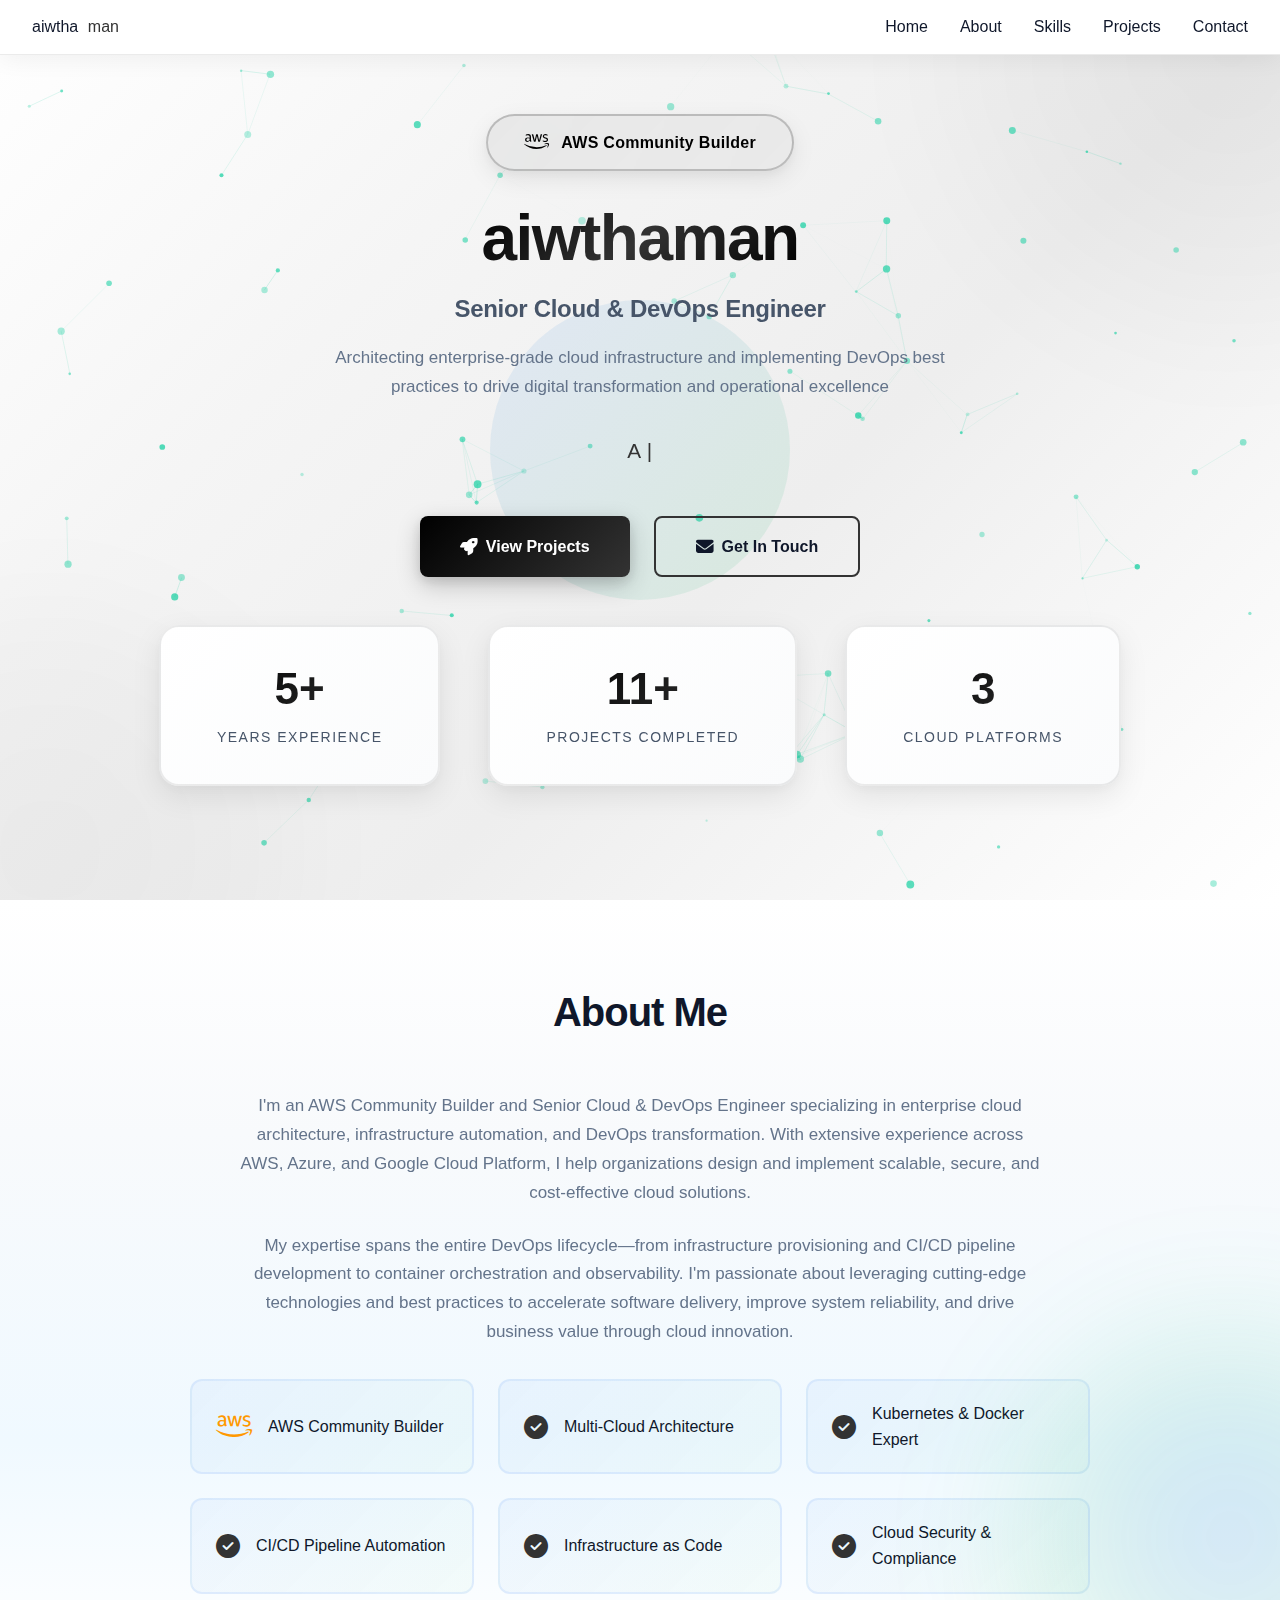
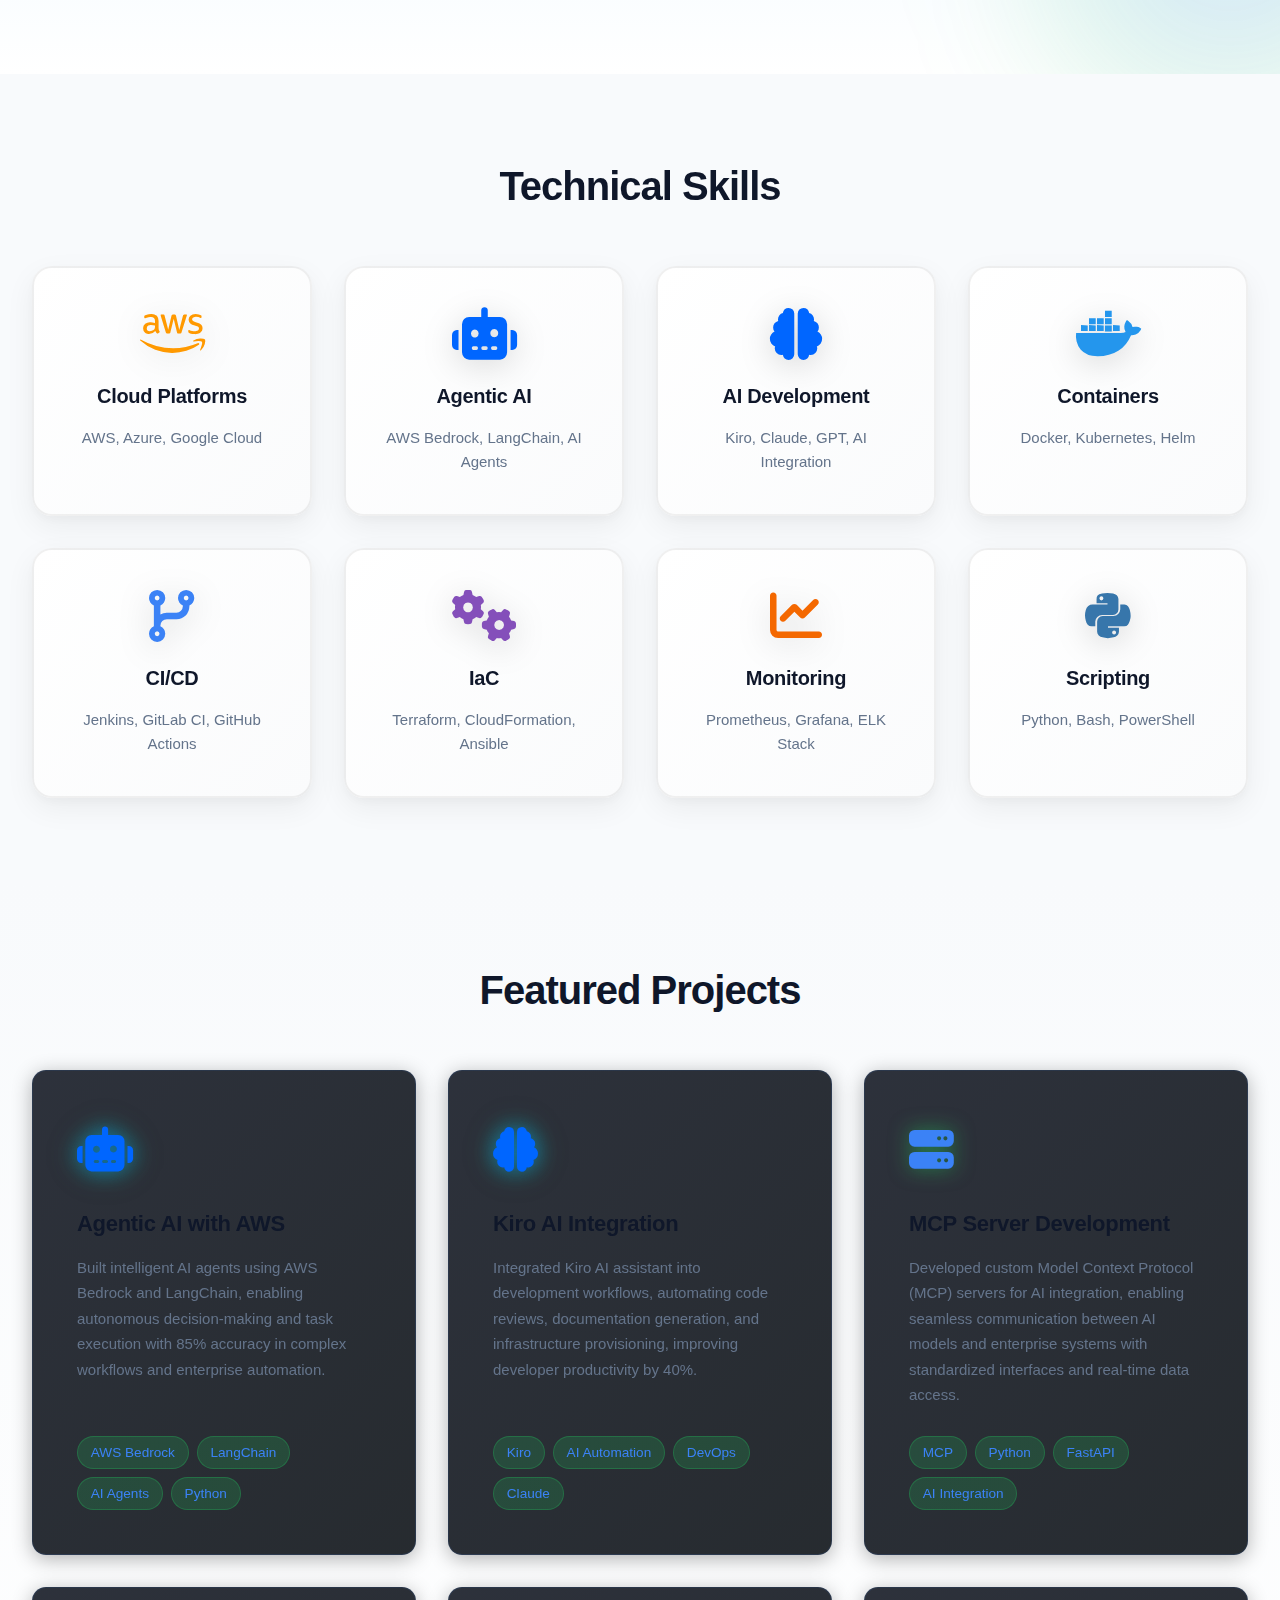
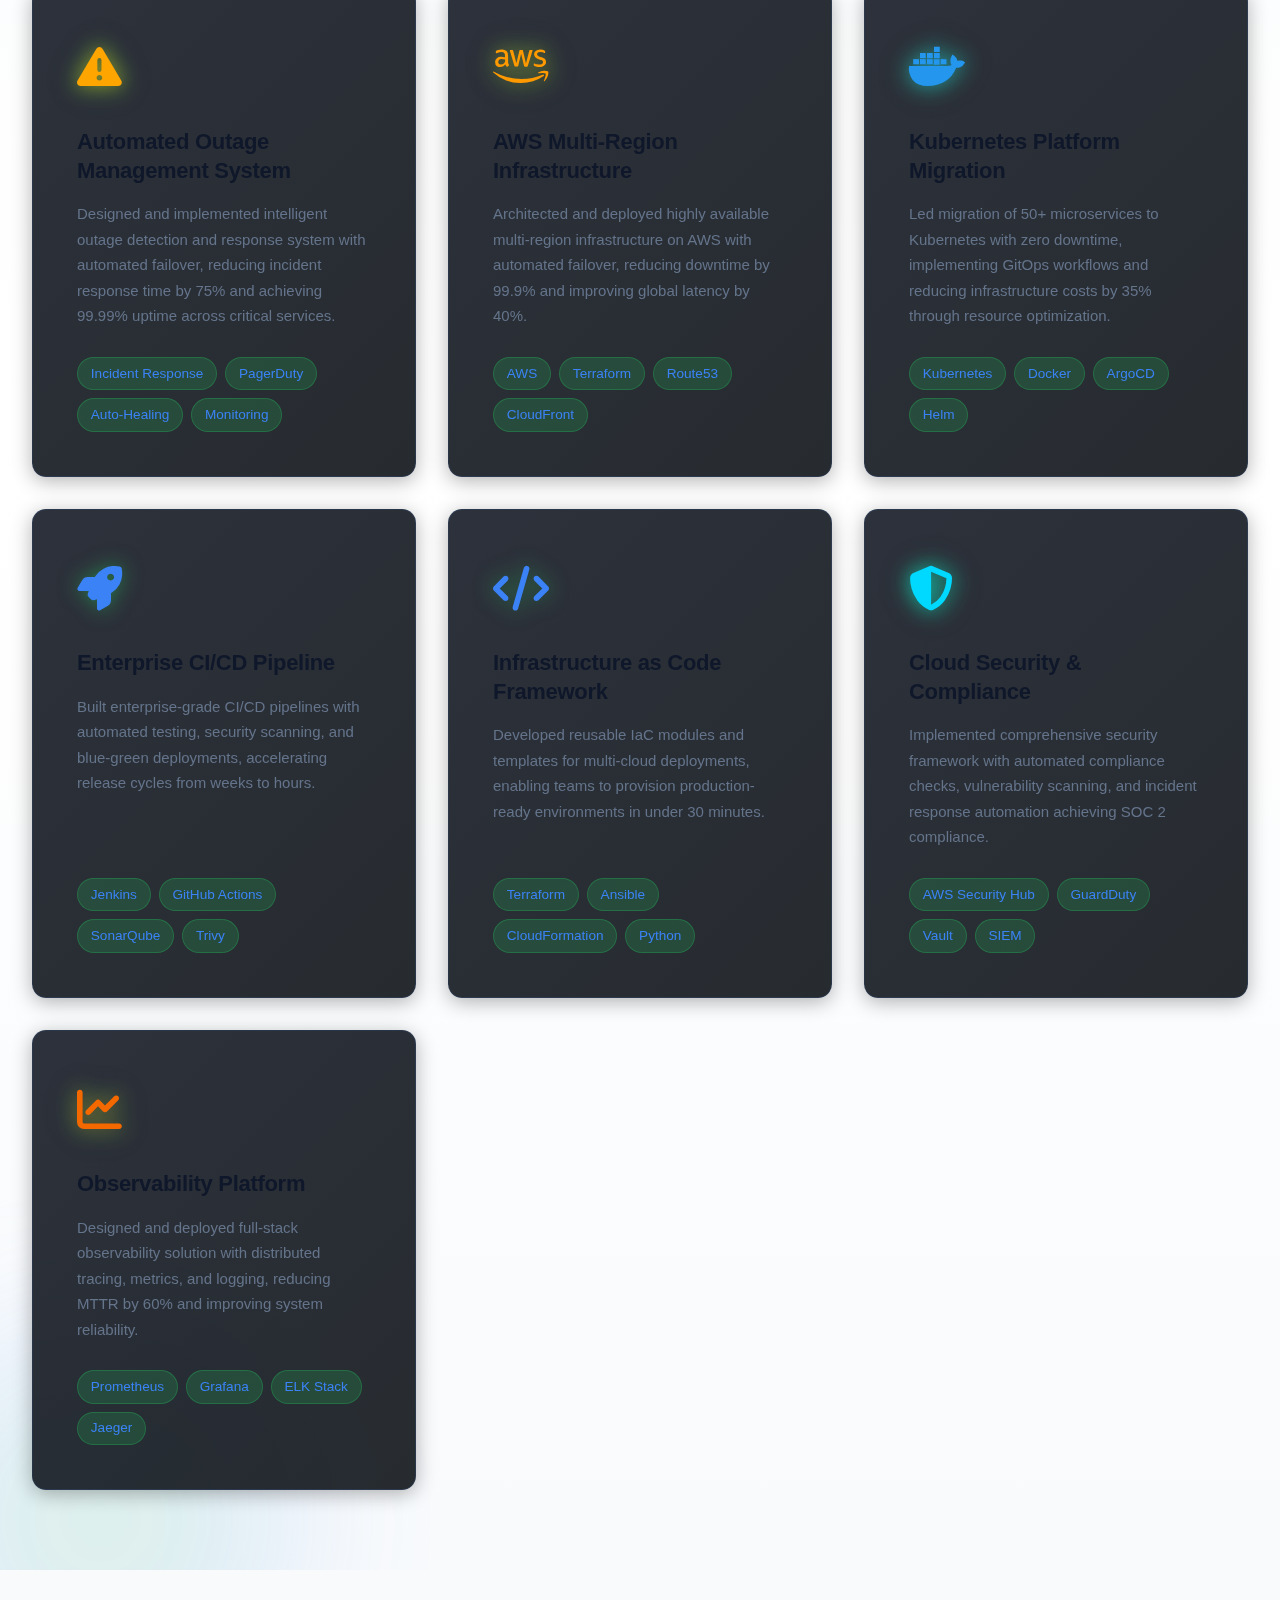
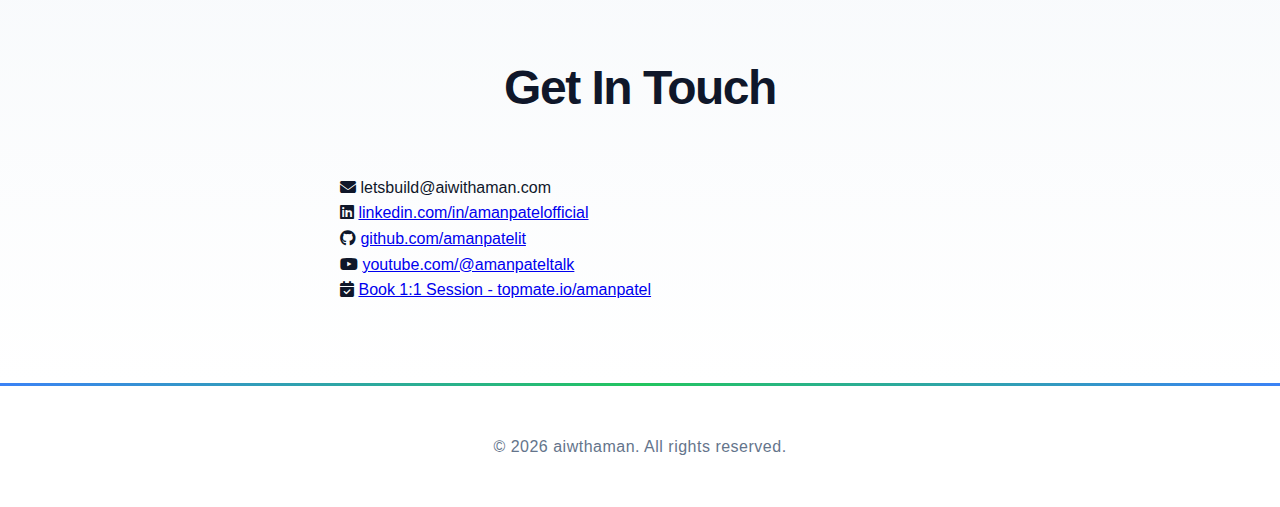
<file: index.html>
<!DOCTYPE html>
<html lang="en">
<head>
    <meta charset="UTF-8">
    <meta name="viewport" content="width=device-width, initial-scale=1.0">
    <meta name="description" content="aiwthaman - AWS Community Builder | Senior Cloud & DevOps Engineer specializing in enterprise cloud architecture and DevOps transformation">
    <title>aiwthaman | AWS Community Builder | Senior Cloud & DevOps Engineer</title>
    <link rel="icon" type="image/svg+xml" href="favicon.svg">
    <link rel="alternate icon" href="favicon.ico">
    <link rel="apple-touch-icon" href="favicon.svg">
    <link rel="stylesheet" href="styles.css">
    <link rel="stylesheet" href="https://cdnjs.cloudflare.com/ajax/libs/font-awesome/6.4.0/css/all.min.css">
</head>
<body>
    <div class="animated-bg">
        <div class="floating-shapes">
            <div class="shape"></div>
            <div class="shape"></div>
            <div class="shape"></div>
            <div class="shape"></div>
        </div>
    </div>

    <nav class="navbar">
        <div class="container">
            <div class="logo">aiwtha<span>man</span></div>
            <ul class="nav-links">
                <li><a href="#home">Home</a></li>
                <li><a href="#about">About</a></li>
                <li><a href="#skills">Skills</a></li>
                <li><a href="#projects">Projects</a></li>
                <li><a href="#contact">Contact</a></li>
            </ul>
            <div class="hamburger">
                <span></span>
                <span></span>
                <span></span>
            </div>
        </div>
    </nav>

    <section id="home" class="hero">
        <canvas id="particles"></canvas>
        <div class="container">
            <div class="hero-content">
                <div class="hero-badge">
                    <i class="fab fa-aws"></i>
                    <span>AWS Community Builder</span>
                </div>
                <h1><span class="gradient-text">aiwthaman</span></h1>
                <p class="tagline">Senior Cloud & DevOps Engineer</p>
                <p class="hero-description">Architecting enterprise-grade cloud infrastructure and implementing DevOps best practices to drive digital transformation and operational excellence</p>
                <div class="typing-effect">
                    <span id="typed-text"></span>
                    <span class="cursor">|</span>
                </div>
                <div class="cta-buttons">
                    <a href="#projects" class="btn btn-primary">
                        <i class="fas fa-rocket"></i>
                        View Projects
                    </a>
                    <a href="#contact" class="btn btn-secondary">
                        <i class="fas fa-envelope"></i>
                        Get In Touch
                    </a>
                </div>
                <div class="hero-stats">
                    <div class="stat-item">
                        <div class="stat-number">5+</div>
                        <div class="stat-label">Years Experience</div>
                    </div>
                    <div class="stat-item">
                        <div class="stat-number">11+</div>
                        <div class="stat-label">Projects Completed</div>
                    </div>
                    <div class="stat-item">
                        <div class="stat-number">3</div>
                        <div class="stat-label">Cloud Platforms</div>
                    </div>
                </div>
            </div>
        </div>
    </section>

    <section id="about" class="about">
        <div class="container">
            <h2 class="section-title">About Me</h2>
            <div class="about-content">
                <div class="about-text">
                    <p>I'm an AWS Community Builder and Senior Cloud & DevOps Engineer specializing in enterprise cloud architecture, infrastructure automation, and DevOps transformation. With extensive experience across AWS, Azure, and Google Cloud Platform, I help organizations design and implement scalable, secure, and cost-effective cloud solutions.</p>
                    <p>My expertise spans the entire DevOps lifecycle—from infrastructure provisioning and CI/CD pipeline development to container orchestration and observability. I'm passionate about leveraging cutting-edge technologies and best practices to accelerate software delivery, improve system reliability, and drive business value through cloud innovation.</p>
                    <div class="about-highlights">
                        <div class="highlight-item">
                            <i class="fab fa-aws"></i>
                            <span>AWS Community Builder</span>
                        </div>
                        <div class="highlight-item">
                            <i class="fas fa-check-circle"></i>
                            <span>Multi-Cloud Architecture</span>
                        </div>
                        <div class="highlight-item">
                            <i class="fas fa-check-circle"></i>
                            <span>Kubernetes & Docker Expert</span>
                        </div>
                        <div class="highlight-item">
                            <i class="fas fa-check-circle"></i>
                            <span>CI/CD Pipeline Automation</span>
                        </div>
                        <div class="highlight-item">
                            <i class="fas fa-check-circle"></i>
                            <span>Infrastructure as Code</span>
                        </div>
                        <div class="highlight-item">
                            <i class="fas fa-check-circle"></i>
                            <span>Cloud Security & Compliance</span>
                        </div>
                    </div>
                </div>
            </div>
        </div>
    </section>

    <section id="skills" class="skills">
        <div class="container">
            <h2 class="section-title">Technical Skills</h2>
            <div class="skills-grid">
                <div class="skill-card">
                    <i class="fab fa-aws"></i>
                    <h3>Cloud Platforms</h3>
                    <p>AWS, Azure, Google Cloud</p>
                </div>
                <div class="skill-card">
                    <i class="fas fa-robot"></i>
                    <h3>Agentic AI</h3>
                    <p>AWS Bedrock, LangChain, AI Agents</p>
                </div>
                <div class="skill-card">
                    <i class="fas fa-brain"></i>
                    <h3>AI Development</h3>
                    <p>Kiro, Claude, GPT, AI Integration</p>
                </div>
                <div class="skill-card">
                    <i class="fab fa-docker"></i>
                    <h3>Containers</h3>
                    <p>Docker, Kubernetes, Helm</p>
                </div>
                <div class="skill-card">
                    <i class="fas fa-code-branch"></i>
                    <h3>CI/CD</h3>
                    <p>Jenkins, GitLab CI, GitHub Actions</p>
                </div>
                <div class="skill-card">
                    <i class="fas fa-cogs"></i>
                    <h3>IaC</h3>
                    <p>Terraform, CloudFormation, Ansible</p>
                </div>
                <div class="skill-card">
                    <i class="fas fa-chart-line"></i>
                    <h3>Monitoring</h3>
                    <p>Prometheus, Grafana, ELK Stack</p>
                </div>
                <div class="skill-card">
                    <i class="fab fa-python"></i>
                    <h3>Scripting</h3>
                    <p>Python, Bash, PowerShell</p>
                </div>
            </div>
        </div>
    </section>

    <section id="projects" class="projects">
        <div class="container">
            <h2 class="section-title">Featured Projects</h2>
            <div class="projects-grid">
                <div class="project-card">
                    <div class="project-icon"><i class="fas fa-robot"></i></div>
                    <h3>Agentic AI with AWS</h3>
                    <p>Built intelligent AI agents using AWS Bedrock and LangChain, enabling autonomous decision-making and task execution with 85% accuracy in complex workflows and enterprise automation.</p>
                    <div class="project-tags">
                        <span>AWS Bedrock</span>
                        <span>LangChain</span>
                        <span>AI Agents</span>
                        <span>Python</span>
                    </div>
                </div>
                <div class="project-card">
                    <div class="project-icon"><i class="fas fa-brain"></i></div>
                    <h3>Kiro AI Integration</h3>
                    <p>Integrated Kiro AI assistant into development workflows, automating code reviews, documentation generation, and infrastructure provisioning, improving developer productivity by 40%.</p>
                    <div class="project-tags">
                        <span>Kiro</span>
                        <span>AI Automation</span>
                        <span>DevOps</span>
                        <span>Claude</span>
                    </div>
                </div>
                <div class="project-card">
                    <div class="project-icon"><i class="fas fa-server"></i></div>
                    <h3>MCP Server Development</h3>
                    <p>Developed custom Model Context Protocol (MCP) servers for AI integration, enabling seamless communication between AI models and enterprise systems with standardized interfaces and real-time data access.</p>
                    <div class="project-tags">
                        <span>MCP</span>
                        <span>Python</span>
                        <span>FastAPI</span>
                        <span>AI Integration</span>
                    </div>
                </div>
                <div class="project-card">
                    <div class="project-icon"><i class="fas fa-exclamation-triangle"></i></div>
                    <h3>Automated Outage Management System</h3>
                    <p>Designed and implemented intelligent outage detection and response system with automated failover, reducing incident response time by 75% and achieving 99.99% uptime across critical services.</p>
                    <div class="project-tags">
                        <span>Incident Response</span>
                        <span>PagerDuty</span>
                        <span>Auto-Healing</span>
                        <span>Monitoring</span>
                    </div>
                </div>
                <div class="project-card">
                    <div class="project-icon"><i class="fab fa-aws"></i></div>
                    <h3>AWS Multi-Region Infrastructure</h3>
                    <p>Architected and deployed highly available multi-region infrastructure on AWS with automated failover, reducing downtime by 99.9% and improving global latency by 40%.</p>
                    <div class="project-tags">
                        <span>AWS</span>
                        <span>Terraform</span>
                        <span>Route53</span>
                        <span>CloudFront</span>
                    </div>
                </div>
                <div class="project-card">
                    <div class="project-icon"><i class="fab fa-docker"></i></div>
                    <h3>Kubernetes Platform Migration</h3>
                    <p>Led migration of 50+ microservices to Kubernetes with zero downtime, implementing GitOps workflows and reducing infrastructure costs by 35% through resource optimization.</p>
                    <div class="project-tags">
                        <span>Kubernetes</span>
                        <span>Docker</span>
                        <span>ArgoCD</span>
                        <span>Helm</span>
                    </div>
                </div>
                <div class="project-card">
                    <div class="project-icon"><i class="fas fa-rocket"></i></div>
                    <h3>Enterprise CI/CD Pipeline</h3>
                    <p>Built enterprise-grade CI/CD pipelines with automated testing, security scanning, and blue-green deployments, accelerating release cycles from weeks to hours.</p>
                    <div class="project-tags">
                        <span>Jenkins</span>
                        <span>GitHub Actions</span>
                        <span>SonarQube</span>
                        <span>Trivy</span>
                    </div>
                </div>
                <div class="project-card">
                    <div class="project-icon"><i class="fas fa-code"></i></div>
                    <h3>Infrastructure as Code Framework</h3>
                    <p>Developed reusable IaC modules and templates for multi-cloud deployments, enabling teams to provision production-ready environments in under 30 minutes.</p>
                    <div class="project-tags">
                        <span>Terraform</span>
                        <span>Ansible</span>
                        <span>CloudFormation</span>
                        <span>Python</span>
                    </div>
                </div>
                <div class="project-card">
                    <div class="project-icon"><i class="fas fa-shield-alt"></i></div>
                    <h3>Cloud Security & Compliance</h3>
                    <p>Implemented comprehensive security framework with automated compliance checks, vulnerability scanning, and incident response automation achieving SOC 2 compliance.</p>
                    <div class="project-tags">
                        <span>AWS Security Hub</span>
                        <span>GuardDuty</span>
                        <span>Vault</span>
                        <span>SIEM</span>
                    </div>
                </div>
                <div class="project-card">
                    <div class="project-icon"><i class="fas fa-chart-line"></i></div>
                    <h3>Observability Platform</h3>
                    <p>Designed and deployed full-stack observability solution with distributed tracing, metrics, and logging, reducing MTTR by 60% and improving system reliability.</p>
                    <div class="project-tags">
                        <span>Prometheus</span>
                        <span>Grafana</span>
                        <span>ELK Stack</span>
                        <span>Jaeger</span>
                    </div>
                </div>
            </div>
        </div>
    </section>

    <section id="contact" class="contact">
        <div class="container">
            <h2 class="section-title">Get In Touch</h2>
            <div class="contact-content-center">
                <div class="contact-info">
                    <div class="contact-item">
                        <i class="fas fa-envelope"></i>
                        <span>letsbuild@aiwithaman.com</span>
                    </div>
                    <div class="contact-item">
                        <i class="fab fa-linkedin"></i>
                        <a href="https://www.linkedin.com/in/amanpatelofficial/" target="_blank">linkedin.com/in/amanpatelofficial</a>
                    </div>
                    <div class="contact-item">
                        <i class="fab fa-github"></i>
                        <a href="https://github.com/amanpatelit" target="_blank">github.com/amanpatelit</a>
                    </div>
                    <div class="contact-item">
                        <i class="fab fa-youtube"></i>
                        <a href="https://www.youtube.com/@amanpateltalk" target="_blank">youtube.com/@amanpateltalk</a>
                    </div>
                    <div class="contact-item">
                        <i class="fas fa-calendar-check"></i>
                        <a href="https://topmate.io/amanpatel" target="_blank">Book 1:1 Session - topmate.io/amanpatel</a>
                    </div>
                </div>
            </div>
        </div>
    </section>

    <footer>
        <div class="container">
            <p>&copy; 2026 aiwthaman. All rights reserved.</p>
        </div>
    </footer>

    <script src="script.js"></script>
</body>
</html>
</file>
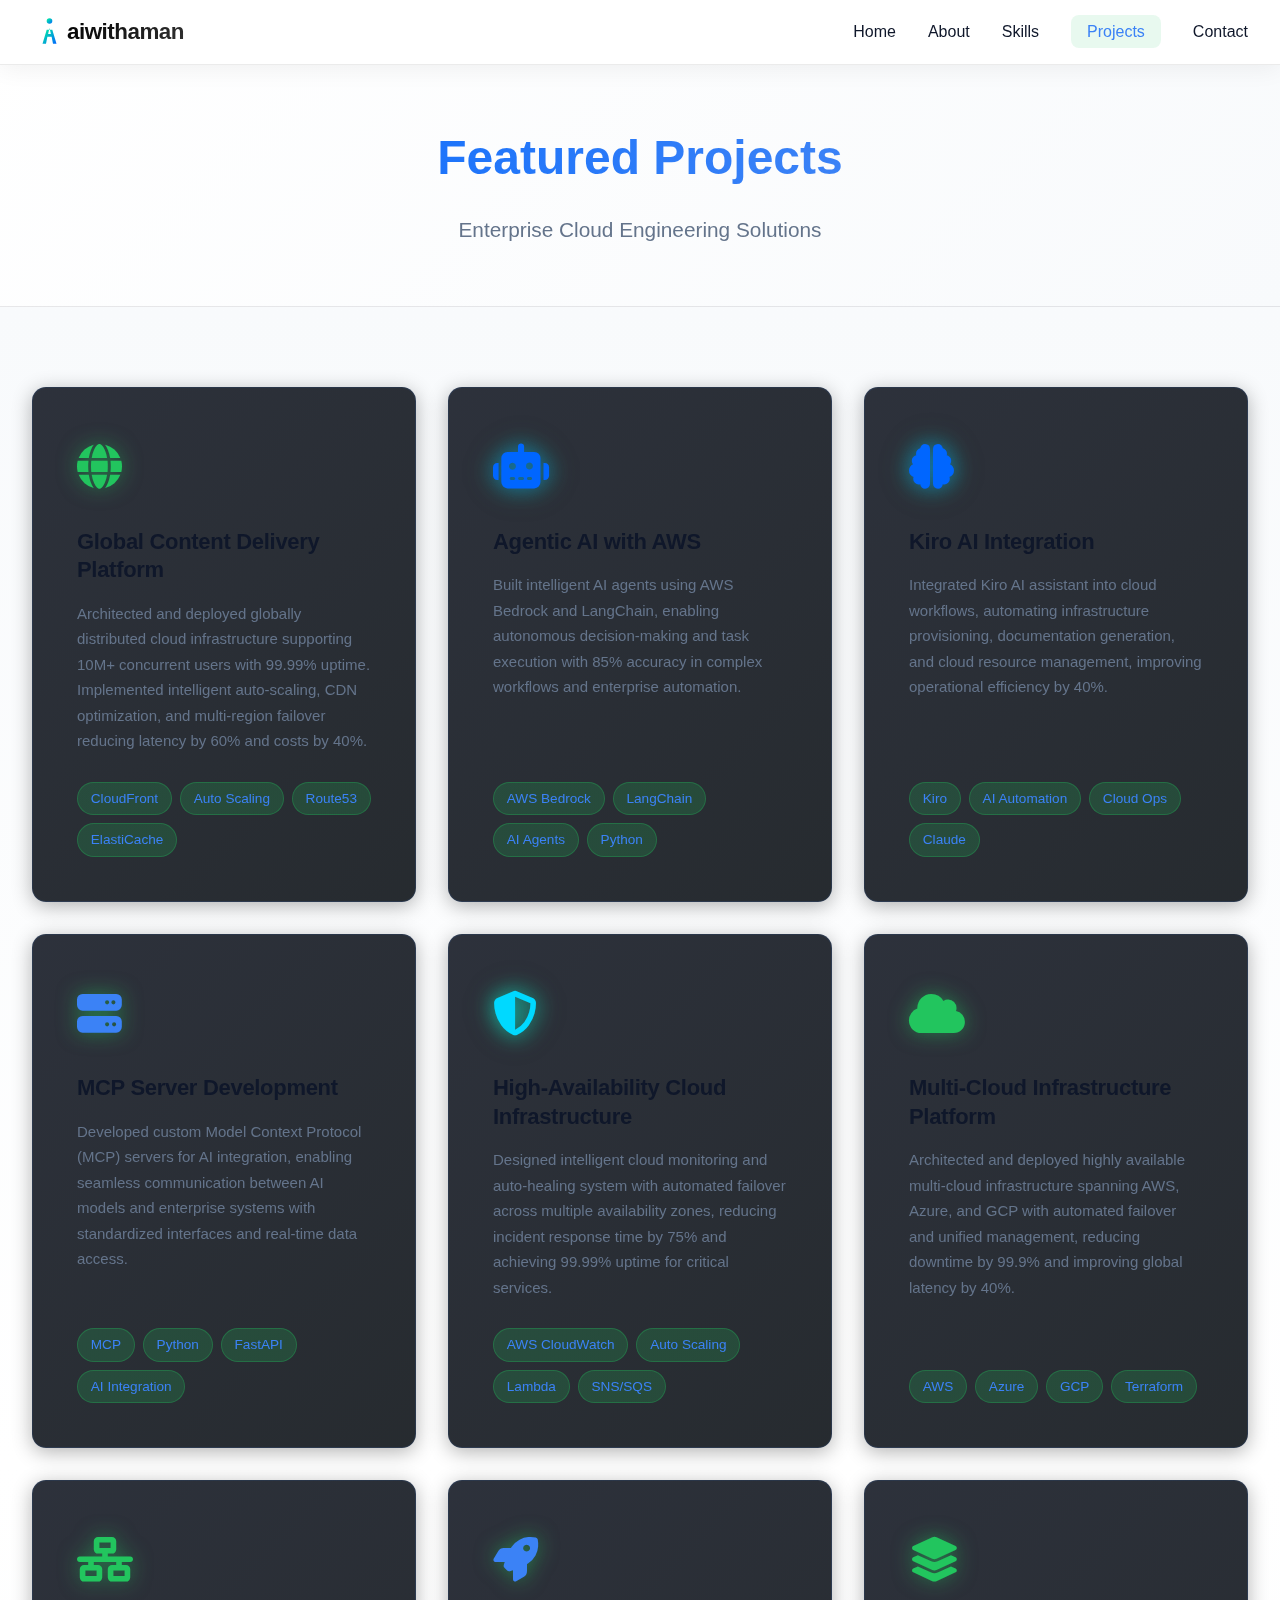
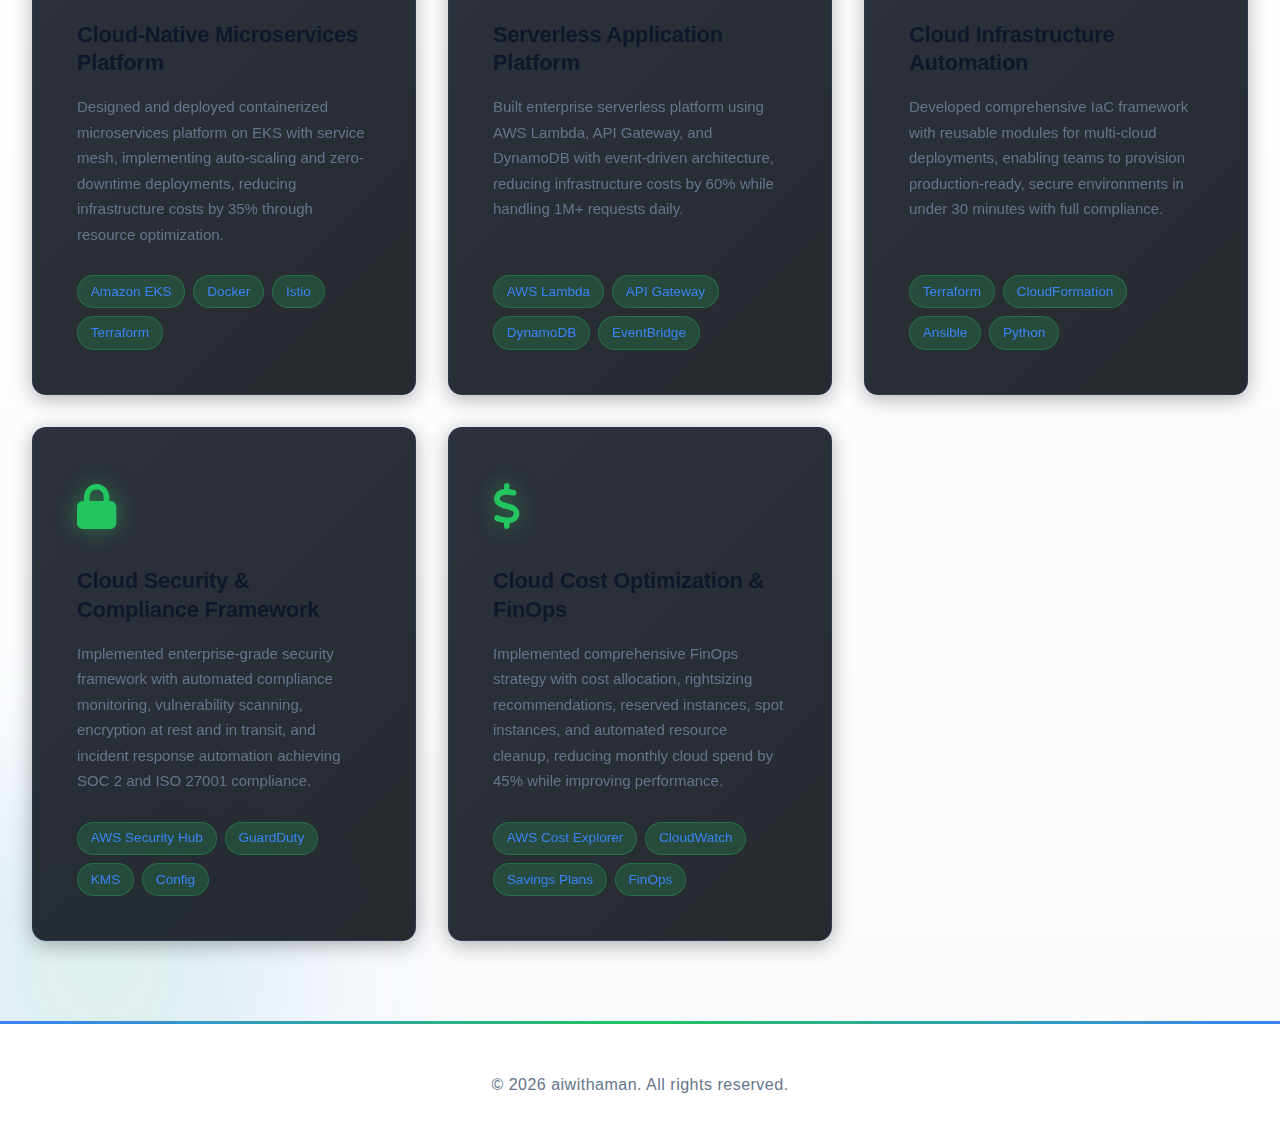
<file: projects.html>
<!DOCTYPE html>
<html lang="en">
<head>
    <meta charset="UTF-8">
    <meta name="viewport" content="width=device-width, initial-scale=1.0">
    <meta name="description" content="Projects - aiwithaman | Cloud Engineering Portfolio">
    <title>Projects | aiwithaman</title>
    <link rel="icon" type="image/svg+xml" href="logo-simple.svg">
    <link rel="stylesheet" href="styles.css">
    <link rel="stylesheet" href="https://cdnjs.cloudflare.com/ajax/libs/font-awesome/6.4.0/css/all.min.css">
</head>
<body>
    <div class="animated-bg">
        <div class="floating-shapes">
            <div class="shape"></div>
            <div class="shape"></div>
            <div class="shape"></div>
            <div class="shape"></div>
        </div>
    </div>

    <nav class="navbar">
        <div class="container">
            <div class="logo">
                <a href="index.html">
                    <svg class="logo-icon" viewBox="0 0 100 100" xmlns="http://www.w3.org/2000/svg">
                        <defs>
                            <linearGradient id="logoGradient" x1="0%" y1="0%" x2="100%" y2="100%">
                                <stop offset="0%" style="stop-color:#00ff99;stop-opacity:1" />
                                <stop offset="100%" style="stop-color:#0066ff;stop-opacity:1" />
                            </linearGradient>
                        </defs>
                        <circle cx="50" cy="20" r="8" fill="url(#logoGradient)"/>
                        <path d="M 30 85 L 42 45 L 58 45 L 70 85 L 60 85 L 56 65 L 44 65 L 40 85 Z M 46 57 L 54 57 L 50 40 Z" fill="url(#logoGradient)"/>
                    </svg>
                    <span class="logo-text">aiwithaman</span>
                </a>
            </div>
            <ul class="nav-links">
                <li><a href="index.html">Home</a></li>
                <li><a href="about.html">About</a></li>
                <li><a href="skills.html">Skills</a></li>
                <li><a href="projects.html" class="active">Projects</a></li>
                <li><a href="contact.html">Contact</a></li>
            </ul>
            <div class="hamburger">
                <span></span>
                <span></span>
                <span></span>
            </div>
        </div>
    </nav>

    <section class="page-header">
        <div class="container">
            <h1 class="page-title animate-text">Featured Projects</h1>
            <p class="page-subtitle">Enterprise Cloud Engineering Solutions</p>
        </div>
    </section>

    <section class="projects">
        <div class="container">
            <div class="projects-grid">
                <div class="project-card fade-in-up">
                    <div class="project-icon pulse-icon"><i class="fas fa-globe"></i></div>
                    <h3>Global Content Delivery Platform</h3>
                    <p>Architected and deployed globally distributed cloud infrastructure supporting 10M+ concurrent users with 99.99% uptime. Implemented intelligent auto-scaling, CDN optimization, and multi-region failover reducing latency by 60% and costs by 40%.</p>
                    <div class="project-tags">
                        <span>CloudFront</span>
                        <span>Auto Scaling</span>
                        <span>Route53</span>
                        <span>ElastiCache</span>
                    </div>
                </div>
                <div class="project-card fade-in-up delay-1">
                    <div class="project-icon rotate-icon"><i class="fas fa-robot"></i></div>
                    <h3>Agentic AI with AWS</h3>
                    <p>Built intelligent AI agents using AWS Bedrock and LangChain, enabling autonomous decision-making and task execution with 85% accuracy in complex workflows and enterprise automation.</p>
                    <div class="project-tags">
                        <span>AWS Bedrock</span>
                        <span>LangChain</span>
                        <span>AI Agents</span>
                        <span>Python</span>
                    </div>
                </div>
                <div class="project-card fade-in-up delay-2">
                    <div class="project-icon bounce-icon"><i class="fas fa-brain"></i></div>
                    <h3>Kiro AI Integration</h3>
                    <p>Integrated Kiro AI assistant into cloud workflows, automating infrastructure provisioning, documentation generation, and cloud resource management, improving operational efficiency by 40%.</p>
                    <div class="project-tags">
                        <span>Kiro</span>
                        <span>AI Automation</span>
                        <span>Cloud Ops</span>
                        <span>Claude</span>
                    </div>
                </div>
                <div class="project-card fade-in-up delay-3">
                    <div class="project-icon pulse-icon"><i class="fas fa-server"></i></div>
                    <h3>MCP Server Development</h3>
                    <p>Developed custom Model Context Protocol (MCP) servers for AI integration, enabling seamless communication between AI models and enterprise systems with standardized interfaces and real-time data access.</p>
                    <div class="project-tags">
                        <span>MCP</span>
                        <span>Python</span>
                        <span>FastAPI</span>
                        <span>AI Integration</span>
                    </div>
                </div>
                <div class="project-card fade-in-up">
                    <div class="project-icon rotate-icon"><i class="fas fa-shield-alt"></i></div>
                    <h3>High-Availability Cloud Infrastructure</h3>
                    <p>Designed intelligent cloud monitoring and auto-healing system with automated failover across multiple availability zones, reducing incident response time by 75% and achieving 99.99% uptime for critical services.</p>
                    <div class="project-tags">
                        <span>AWS CloudWatch</span>
                        <span>Auto Scaling</span>
                        <span>Lambda</span>
                        <span>SNS/SQS</span>
                    </div>
                </div>
                <div class="project-card fade-in-up delay-1">
                    <div class="project-icon bounce-icon"><i class="fas fa-cloud"></i></div>
                    <h3>Multi-Cloud Infrastructure Platform</h3>
                    <p>Architected and deployed highly available multi-cloud infrastructure spanning AWS, Azure, and GCP with automated failover and unified management, reducing downtime by 99.9% and improving global latency by 40%.</p>
                    <div class="project-tags">
                        <span>AWS</span>
                        <span>Azure</span>
                        <span>GCP</span>
                        <span>Terraform</span>
                    </div>
                </div>
                <div class="project-card fade-in-up delay-2">
                    <div class="project-icon pulse-icon"><i class="fas fa-network-wired"></i></div>
                    <h3>Cloud-Native Microservices Platform</h3>
                    <p>Designed and deployed containerized microservices platform on EKS with service mesh, implementing auto-scaling and zero-downtime deployments, reducing infrastructure costs by 35% through resource optimization.</p>
                    <div class="project-tags">
                        <span>Amazon EKS</span>
                        <span>Docker</span>
                        <span>Istio</span>
                        <span>Terraform</span>
                    </div>
                </div>
                <div class="project-card fade-in-up delay-3">
                    <div class="project-icon rotate-icon"><i class="fas fa-rocket"></i></div>
                    <h3>Serverless Application Platform</h3>
                    <p>Built enterprise serverless platform using AWS Lambda, API Gateway, and DynamoDB with event-driven architecture, reducing infrastructure costs by 60% while handling 1M+ requests daily.</p>
                    <div class="project-tags">
                        <span>AWS Lambda</span>
                        <span>API Gateway</span>
                        <span>DynamoDB</span>
                        <span>EventBridge</span>
                    </div>
                </div>
                <div class="project-card fade-in-up">
                    <div class="project-icon bounce-icon"><i class="fas fa-layer-group"></i></div>
                    <h3>Cloud Infrastructure Automation</h3>
                    <p>Developed comprehensive IaC framework with reusable modules for multi-cloud deployments, enabling teams to provision production-ready, secure environments in under 30 minutes with full compliance.</p>
                    <div class="project-tags">
                        <span>Terraform</span>
                        <span>CloudFormation</span>
                        <span>Ansible</span>
                        <span>Python</span>
                    </div>
                </div>
                <div class="project-card fade-in-up delay-1">
                    <div class="project-icon pulse-icon"><i class="fas fa-lock"></i></div>
                    <h3>Cloud Security & Compliance Framework</h3>
                    <p>Implemented enterprise-grade security framework with automated compliance monitoring, vulnerability scanning, encryption at rest and in transit, and incident response automation achieving SOC 2 and ISO 27001 compliance.</p>
                    <div class="project-tags">
                        <span>AWS Security Hub</span>
                        <span>GuardDuty</span>
                        <span>KMS</span>
                        <span>Config</span>
                    </div>
                </div>
                <div class="project-card fade-in-up delay-2">
                    <div class="project-icon rotate-icon"><i class="fas fa-dollar-sign"></i></div>
                    <h3>Cloud Cost Optimization & FinOps</h3>
                    <p>Implemented comprehensive FinOps strategy with cost allocation, rightsizing recommendations, reserved instances, spot instances, and automated resource cleanup, reducing monthly cloud spend by 45% while improving performance.</p>
                    <div class="project-tags">
                        <span>AWS Cost Explorer</span>
                        <span>CloudWatch</span>
                        <span>Savings Plans</span>
                        <span>FinOps</span>
                    </div>
                </div>
            </div>
        </div>
    </section>

    <footer>
        <div class="container">
            <p>&copy; 2026 aiwithaman. All rights reserved.</p>
        </div>
    </footer>

    <script src="script.js"></script>
</body>
</html>
</file>
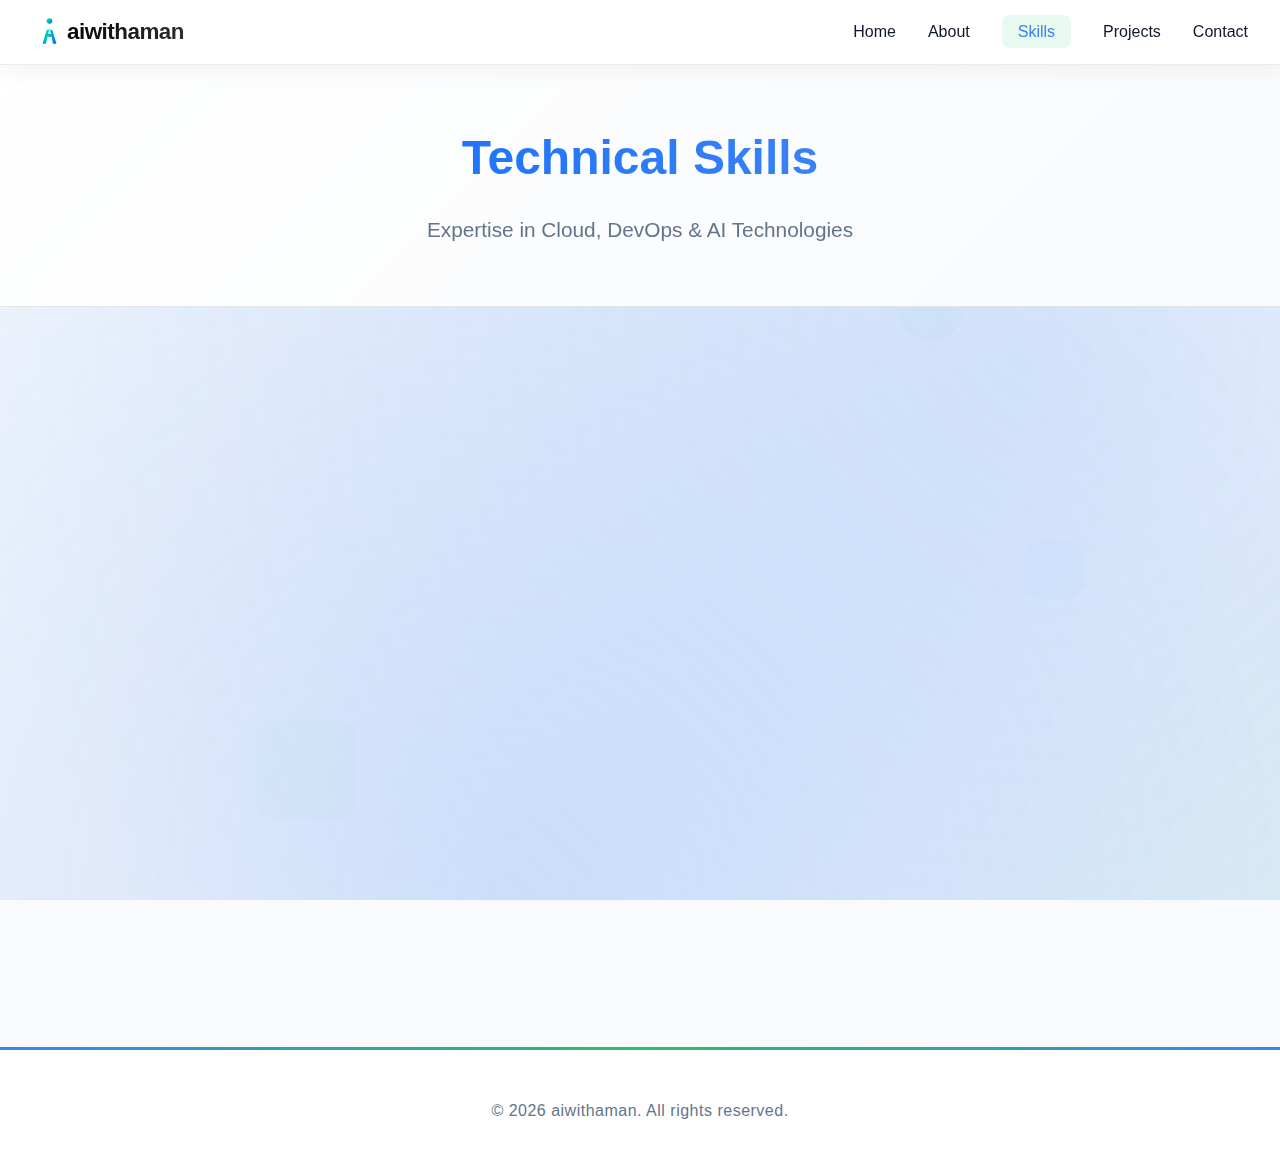
<file: skills.html>
<!DOCTYPE html>
<html lang="en">
<head>
    <meta charset="UTF-8">
    <meta name="viewport" content="width=device-width, initial-scale=1.0">
    <meta name="description" content="Technical Skills - aiwithaman | Cloud & DevOps Expertise">
    <title>Skills | aiwithaman</title>
    <link rel="icon" type="image/svg+xml" href="favicon.svg">
    <link rel="stylesheet" href="styles.css">
    <link rel="stylesheet" href="https://cdnjs.cloudflare.com/ajax/libs/font-awesome/6.4.0/css/all.min.css">
</head>
<body>
    <div class="animated-bg">
        <div class="floating-shapes">
            <div class="shape"></div>
            <div class="shape"></div>
            <div class="shape"></div>
            <div class="shape"></div>
        </div>
    </div>

    <nav class="navbar">
        <div class="container">
            <div class="logo">
                <a href="index.html">
                    <svg class="logo-icon" viewBox="0 0 100 100" xmlns="http://www.w3.org/2000/svg">
                        <defs>
                            <linearGradient id="logoGradient" x1="0%" y1="0%" x2="100%" y2="100%">
                                <stop offset="0%" style="stop-color:#00ff99;stop-opacity:1" />
                                <stop offset="100%" style="stop-color:#0066ff;stop-opacity:1" />
                            </linearGradient>
                        </defs>
                        <circle cx="50" cy="20" r="8" fill="url(#logoGradient)"/>
                        <path d="M 30 85 L 42 45 L 58 45 L 70 85 L 60 85 L 56 65 L 44 65 L 40 85 Z M 46 57 L 54 57 L 50 40 Z" fill="url(#logoGradient)"/>
                    </svg>
                    <span class="logo-text">aiwithaman</span>
                </a>
            </div>
            <ul class="nav-links">
                <li><a href="index.html">Home</a></li>
                <li><a href="about.html">About</a></li>
                <li><a href="skills.html" class="active">Skills</a></li>
                <li><a href="projects.html">Projects</a></li>
                <li><a href="contact.html">Contact</a></li>
            </ul>
            <div class="hamburger">
                <span></span>
                <span></span>
                <span></span>
            </div>
        </div>
    </nav>

    <section class="page-header">
        <div class="container">
            <h1 class="page-title animate-text">Technical Skills</h1>
            <p class="page-subtitle">Expertise in Cloud, DevOps & AI Technologies</p>
        </div>
    </section>

    <section class="skills">
        <div class="container">
            <div class="skills-grid">
                <div class="skill-card fade-in-up">
                    <i class="fab fa-aws bounce-icon"></i>
                    <h3>Cloud Platforms</h3>
                    <p>AWS, Azure, Google Cloud</p>
                    <div class="skill-progress">
                        <div class="progress-bar" data-progress="95"></div>
                    </div>
                </div>
                <div class="skill-card fade-in-up delay-1">
                    <i class="fas fa-robot pulse-icon"></i>
                    <h3>Agentic AI</h3>
                    <p>AWS Bedrock, LangChain, AI Agents</p>
                    <div class="skill-progress">
                        <div class="progress-bar" data-progress="90"></div>
                    </div>
                </div>
                <div class="skill-card fade-in-up delay-2">
                    <i class="fas fa-brain rotate-icon"></i>
                    <h3>AI Development</h3>
                    <p>Kiro, Claude, GPT, AI Integration</p>
                    <div class="skill-progress">
                        <div class="progress-bar" data-progress="88"></div>
                    </div>
                </div>
                <div class="skill-card fade-in-up delay-3">
                    <i class="fab fa-docker bounce-icon"></i>
                    <h3>Containers</h3>
                    <p>Docker, Kubernetes, Helm</p>
                    <div class="skill-progress">
                        <div class="progress-bar" data-progress="92"></div>
                    </div>
                </div>
                <div class="skill-card fade-in-up">
                    <i class="fas fa-code-branch pulse-icon"></i>
                    <h3>CI/CD</h3>
                    <p>Jenkins, GitLab CI, GitHub Actions</p>
                    <div class="skill-progress">
                        <div class="progress-bar" data-progress="94"></div>
                    </div>
                </div>
                <div class="skill-card fade-in-up delay-1">
                    <i class="fas fa-cogs rotate-icon"></i>
                    <h3>IaC</h3>
                    <p>Terraform, CloudFormation, Ansible</p>
                    <div class="skill-progress">
                        <div class="progress-bar" data-progress="93"></div>
                    </div>
                </div>
                <div class="skill-card fade-in-up delay-2">
                    <i class="fas fa-chart-line bounce-icon"></i>
                    <h3>Monitoring</h3>
                    <p>Prometheus, Grafana, ELK Stack</p>
                    <div class="skill-progress">
                        <div class="progress-bar" data-progress="89"></div>
                    </div>
                </div>
                <div class="skill-card fade-in-up delay-3">
                    <i class="fab fa-python pulse-icon"></i>
                    <h3>Scripting</h3>
                    <p>Python, Bash, PowerShell</p>
                    <div class="skill-progress">
                        <div class="progress-bar" data-progress="91"></div>
                    </div>
                </div>
            </div>
        </div>
    </section>

    <footer>
        <div class="container">
            <p>&copy; 2026 aiwithaman. All rights reserved.</p>
        </div>
    </footer>

    <script src="script.js"></script>
</body>
</html>
</file>
<file: styles.css>
/* White Theme - Version 2.0 - Updated */
* {
    margin: 0;
    padding: 0;
    box-sizing: border-box;
}

:root {
    --primary-color: #000000;
    --secondary-color: #333333;
    --accent-color: #666666;
    --dark-bg: #ffffff;
    --light-bg: #f8fafc;
    --text-light: #0f172a;
    --text-gray: #475569;
    --card-bg: #ffffff;
    --glow-color: rgba(0, 0, 0, 0.1);
    --border-color: rgba(0, 0, 0, 0.15);
}

body {
    font-family: 'Inter', -apple-system, BlinkMacSystemFont, 'Segoe UI', sans-serif;
    background-color: #f8fafc;
    color: #0f172a;
    line-height: 1.6;
    overflow-x: hidden;
    -webkit-font-smoothing: antialiased;
    -moz-osx-font-smoothing: grayscale;
}

.animated-bg {
    position: fixed;
    top: 0;
    left: 0;
    width: 100%;
    height: 100%;
    z-index: -1;
    overflow: hidden;
}

.animated-bg::before {
    content: '';
    position: absolute;
    width: 200%;
    height: 200%;
    background: radial-gradient(circle at 20% 50%, rgba(59, 130, 246, 0.2) 0%, transparent 50%),
                radial-gradient(circle at 80% 80%, rgba(34, 197, 94, 0.2) 0%, transparent 50%),
                radial-gradient(circle at 40% 20%, rgba(59, 130, 246, 0.15) 0%, transparent 50%);
    animation: moveBackground 20s ease-in-out infinite;
}

@keyframes moveBackground {
    0%, 100% {
        transform: translate(0, 0);
    }
    50% {
        transform: translate(-50px, -50px);
    }
}

.floating-shapes {
    position: absolute;
    width: 100%;
    height: 100%;
    overflow: hidden;
}

.shape {
    position: absolute;
    opacity: 0.1;
    animation: float 20s infinite ease-in-out;
}

.shape:nth-child(1) {
    width: 80px;
    height: 80px;
    background: linear-gradient(135deg, rgba(59, 130, 246, 0.3), rgba(34, 197, 94, 0.25));
    border-radius: 50%;
    top: 10%;
    left: 10%;
    animation-delay: 0s;
    animation-duration: 15s;
}

.shape:nth-child(2) {
    width: 60px;
    height: 60px;
    background: rgba(59, 130, 246, 0.25);
    border-radius: 30%;
    top: 60%;
    left: 80%;
    animation-delay: 2s;
    animation-duration: 18s;
}

.shape:nth-child(3) {
    width: 100px;
    height: 100px;
    background: rgba(34, 197, 94, 0.2);
    border-radius: 20%;
    top: 80%;
    left: 20%;
    animation-delay: 4s;
    animation-duration: 22s;
}

.shape:nth-child(4) {
    width: 70px;
    height: 70px;
    background: linear-gradient(45deg, rgba(59, 130, 246, 0.25), rgba(34, 197, 94, 0.2));
    border-radius: 50%;
    top: 30%;
    left: 70%;
    animation-delay: 1s;
    animation-duration: 20s;
}

@keyframes float {
    0%, 100% {
        transform: translateY(0) rotate(0deg);
    }
    25% {
        transform: translateY(-30px) rotate(90deg);
    }
    50% {
        transform: translateY(-60px) rotate(180deg);
    }
    75% {
        transform: translateY(-30px) rotate(270deg);
    }
}

.container {
    max-width: 1280px;
    margin: 0 auto;
    padding: 0 2rem;
}

.navbar {
    background: rgba(255, 255, 255, 0.98) !important;
    padding: 0.875rem 0;
    position: fixed;
    width: 100%;
    top: 0;
    z-index: 1000;
    backdrop-filter: blur(20px);
    -webkit-backdrop-filter: blur(20px);
    border-bottom: 1px solid rgba(0, 0, 0, 0.08);
    box-shadow: 0 4px 24px rgba(0, 0, 0, 0.06);
}

.navbar .container {
    display: flex;
    justify-content: space-between;
    align-items: center;
}

.logo {
    display: flex;
    align-items: center;
    gap: 0.6rem;
    position: relative;
}

.logo-icon {
    width: 35px;
    height: 35px;
    animation: logoFloat 3s ease-in-out infinite;
}

@keyframes logoFloat {
    0%, 100% {
        transform: translateY(0);
    }
    50% {
        transform: translateY(-3px);
    }
}

.logo-text {
    font-size: 1.4rem;
    font-weight: 700;
    background: linear-gradient(135deg, #000000 0%, #333333 100%);
    -webkit-background-clip: text;
    -webkit-text-fill-color: transparent;
    background-clip: text;
    letter-spacing: -0.5px;
}

.logo-ai {
    background: linear-gradient(135deg, #0066ff, #00a8ff);
    -webkit-background-clip: text;
    -webkit-text-fill-color: transparent;
    background-clip: text;
    font-weight: 900;
    font-size: 1.6rem;
    text-transform: uppercase;
    letter-spacing: 1px;
    position: relative;
    animation: glow 2s ease-in-out infinite;
}

@keyframes glow {
    0%, 100% {
        filter: drop-shadow(0 0 5px rgba(0, 102, 255, 0.3));
    }
    50% {
        filter: drop-shadow(0 0 10px rgba(0, 168, 255, 0.6));
    }
}

.logo-with {
    color: var(--text-gray);
    font-weight: 400;
    font-size: 0.9rem;
    font-style: italic;
    opacity: 0.7;
}

.logo-aman {
    color: var(--primary-color);
    font-weight: 700;
    position: relative;
}

.logo-aman::before {
    content: '';
    position: absolute;
    bottom: -2px;
    left: 0;
    width: 100%;
    height: 2px;
    background: linear-gradient(90deg, #0066ff, #00a8ff);
    border-radius: 2px;
}

.logo span {
    color: var(--secondary-color);
}

.nav-links {
    display: flex;
    list-style: none;
    gap: 2rem;
}

.nav-links a {
    color: #0f172a;
    text-decoration: none;
    transition: color 0.3s, text-shadow 0.3s;
    position: relative;
}

.nav-links a::after {
    content: '';
    position: absolute;
    bottom: -5px;
    left: 0;
    width: 0;
    height: 2px;
    background: linear-gradient(90deg, #000000, #333333);
    transition: width 0.3s;
}

.nav-links a:hover {
    color: #000000;
    text-shadow: 0 0 10px rgba(0, 0, 0, 0.1);
}

.nav-links a:hover::after {
    width: 100%;
}

.hamburger {
    display: none;
    flex-direction: column;
    cursor: pointer;
}

.hamburger span {
    width: 25px;
    height: 3px;
    background-color: #0f172a;
    margin: 3px 0;
    transition: 0.3s;
}

.hero {
    min-height: 100vh;
    display: flex;
    align-items: center;
    background: linear-gradient(135deg, #ffffff 0%, #f5f5f5 30%, #eeeeee 60%, #ffffff 100%);
    padding-top: 80px;
    position: relative;
    overflow: hidden;
}

.hero::before {
    content: '';
    position: absolute;
    width: 700px;
    height: 700px;
    background: radial-gradient(circle, rgba(0, 0, 0, 0.05) 0%, rgba(0, 0, 0, 0.02) 50%, transparent 70%);
    border-radius: 50%;
    top: -300px;
    right: -300px;
    filter: blur(40px);
}

.hero::after {
    content: '';
    position: absolute;
    width: 600px;
    height: 600px;
    background: radial-gradient(circle, rgba(0, 0, 0, 0.04) 0%, rgba(0, 0, 0, 0.02) 50%, transparent 70%);
    border-radius: 50%;
    bottom: -250px;
    left: -250px;
    filter: blur(40px);
}

@keyframes pulse {
    0%, 100% {
        transform: scale(1);
        opacity: 0.5;
    }
    50% {
        transform: scale(1.2);
        opacity: 0.8;
    }
}

.hero-content {
    text-align: center;
    position: relative;
    z-index: 1;
}

.hero-content::before {
    content: '';
    position: absolute;
    width: 300px;
    height: 300px;
    background: linear-gradient(135deg, rgba(59, 130, 246, 0.1), rgba(34, 197, 94, 0.1));
    border-radius: 50%;
    top: 50%;
    left: 50%;
    transform: translate(-50%, -50%);
    z-index: -1;
    animation: rotate 30s linear infinite;
}

@keyframes rotate {
    from {
        transform: translate(-50%, -50%) rotate(0deg);
    }
    to {
        transform: translate(-50%, -50%) rotate(360deg);
    }
}

.hero h1 {
    font-size: 4rem;
    margin-bottom: 1rem;
    color: #0f172a;
    font-weight: 800;
    letter-spacing: -1.5px;
    line-height: 1.1;
}

.hero h1 .gradient-text {
    background: linear-gradient(135deg, #000000, #333333, #000000);
    -webkit-background-clip: text;
    -webkit-text-fill-color: transparent;
    background-clip: text;
}

@keyframes fadeInUp {
    from {
        opacity: 0;
        transform: translateY(30px);
    }
    to {
        opacity: 1;
        transform: translateY(0);
    }
}

.tagline {
    font-size: 1.5rem;
    color: #475569;
    margin-bottom: 1rem;
    font-weight: 600;
    letter-spacing: -0.3px;
}

.hero-description {
    font-size: 1.0625rem;
    color: #64748b;
    margin-bottom: 2rem;
    max-width: 680px;
    margin-left: auto;
    margin-right: auto;
    line-height: 1.7;
}

.cta-buttons {
    display: flex;
    gap: 1.5rem;
    justify-content: center;
    margin-bottom: 3rem;
}

.btn {
    padding: 1rem 2.5rem;
    border-radius: 8px;
    text-decoration: none;
    font-weight: 600;
    transition: all 0.3s;
    display: inline-flex;
    align-items: center;
    gap: 0.5rem;
    font-size: 1rem;
    position: relative;
    overflow: hidden;
}

.btn::after {
    content: '';
    position: absolute;
    top: 50%;
    left: 50%;
    width: 0;
    height: 0;
    border-radius: 50%;
    background: rgba(255, 255, 255, 0.1);
    transform: translate(-50%, -50%);
    transition: width 0.6s, height 0.6s;
}

.btn:hover::after {
    width: 300px;
    height: 300px;
}

.btn i {
    font-size: 1.1rem;
    transition: transform 0.3s;
}

.btn:hover i {
    transform: translateX(3px);
}

.btn-primary {
    background: linear-gradient(135deg, #000000, #333333);
    color: #ffffff;
    position: relative;
    overflow: hidden;
    box-shadow: 0 8px 24px rgba(0, 0, 0, 0.2), 0 4px 12px rgba(0, 0, 0, 0.1);
}

.btn-primary::before {
    content: '';
    position: absolute;
    top: 50%;
    left: 50%;
    width: 0;
    height: 0;
    border-radius: 50%;
    background: rgba(255, 255, 255, 0.3);
    transform: translate(-50%, -50%);
    transition: width 0.6s, height 0.6s;
}

.btn-primary:hover::before {
    width: 300px;
    height: 300px;
}

.btn-primary:hover {
    background: linear-gradient(135deg, #333333, #000000);
    transform: translateY(-3px);
    box-shadow: 0 12px 32px rgba(0, 0, 0, 0.3), 0 6px 16px rgba(0, 0, 0, 0.15);
}

.btn-secondary {
    background-color: transparent;
    color: #0f172a;
    border: 2px solid var(--secondary-color);
    position: relative;
    overflow: hidden;
}

.btn-secondary::before {
    content: '';
    position: absolute;
    top: 0;
    left: -100%;
    width: 100%;
    height: 100%;
    background: linear-gradient(90deg, transparent, var(--secondary-color), transparent);
    transition: left 0.5s;
}

.btn-secondary:hover::before {
    left: 100%;
}

.btn-secondary:hover {
    background-color: var(--secondary-color);
    color: #ffffff;
    transform: translateY(-2px);
    box-shadow: 0 10px 25px rgba(34, 197, 94, 0.4);
    border-color: var(--secondary-color);
}

section {
    padding: 5rem 0;
}

.section-title {
    text-align: center;
    font-size: 2.5rem;
    margin-bottom: 3rem;
    color: #0f172a;
    position: relative;
    display: inline-block;
    width: 100%;
    font-weight: 800;
    letter-spacing: -1px;
}

.about {
    background: linear-gradient(180deg, #ffffff 0%, #f8fafc 30%, #f0f9ff 70%, #ffffff 100%);
    position: relative;
    overflow: hidden;
}

.about::before {
    content: '';
    position: absolute;
    width: 500px;
    height: 500px;
    background: radial-gradient(circle, rgba(59, 130, 246, 0.2) 0%, rgba(34, 197, 94, 0.12) 50%, transparent 70%);
    border-radius: 50%;
    top: 50%;
    right: -200px;
    filter: blur(60px);
}

.about-text p {
    font-size: 1.0625rem;
    color: #64748b;
    margin-bottom: 1.5rem;
    max-width: 800px;
    margin-left: auto;
    margin-right: auto;
    text-align: center;
    line-height: 1.7;
    position: relative;
    z-index: 1;
}

.skills-grid {
    display: grid;
    grid-template-columns: repeat(auto-fit, minmax(250px, 1fr));
    gap: 2rem;
}

.skill-card {
    background: linear-gradient(135deg, #ffffff 0%, #fafbfc 100%);
    padding: 2.5rem 2rem;
    border-radius: 20px;
    text-align: center;
    transition: all 0.4s cubic-bezier(0.4, 0, 0.2, 1);
    border: 2px solid rgba(0, 0, 0, 0.06);
    position: relative;
    overflow: hidden;
    backdrop-filter: blur(12px);
    box-shadow: 0 10px 30px rgba(0, 0, 0, 0.06), 0 4px 12px rgba(0, 0, 0, 0.03);
}

.skill-card::before {
    content: '';
    position: absolute;
    top: 0;
    left: -100%;
    width: 100%;
    height: 100%;
    background: linear-gradient(90deg, transparent, rgba(0, 0, 0, 0.03), transparent);
    transition: left 0.5s;
}

.skill-card:hover::before {
    left: 100%;
}

.skill-card:hover {
    transform: translateY(-10px) scale(1.03);
    box-shadow: 0 20px 60px rgba(0, 0, 0, 0.12), 0 10px 30px rgba(0, 0, 0, 0.08);
    border-color: rgba(0, 0, 0, 0.15);
    background: linear-gradient(135deg, #ffffff 0%, #f5f5f5 100%);
}

.skill-card i {
    font-size: 3.25rem;
    color: #000000;
    margin-bottom: 1.25rem;
    transition: transform 0.3s, filter 0.3s;
    filter: drop-shadow(0 6px 16px rgba(0, 0, 0, 0.15));
}

.skill-card:hover i {
    transform: scale(1.2) rotate(5deg);
    filter: drop-shadow(0 10px 24px rgba(0, 0, 0, 0.25));
}

.skill-card h3 {
    margin-bottom: 0.875rem;
    color: #0f172a;
    font-size: 1.25rem;
    font-weight: 700;
    letter-spacing: -0.3px;
}

.skill-card p {
    color: #64748b;
    font-size: 0.9375rem;
    line-height: 1.6;
}

.projects {
    background: linear-gradient(180deg, #f8fafc 0%, #ffffff 50%, #f8fafc 100%);
    position: relative;
    overflow: hidden;
}

/* Blog Section on Homepage */
.blog-section {
    background: linear-gradient(180deg, #ffffff 0%, #f8fafc 50%, #ffffff 100%);
    position: relative;
    overflow: hidden;
}

.blog-posts-grid {
    display: grid;
    grid-template-columns: repeat(auto-fit, minmax(450px, 1fr));
    gap: 2rem;
}

.blog-card-home {
    background: linear-gradient(135deg, #ffffff 0%, #fafbfc 100%);
    border: 2px solid rgba(0, 0, 0, 0.06);
    border-radius: 20px;
    padding: 2.5rem;
    transition: all 0.4s cubic-bezier(0.4, 0, 0.2, 1);
    backdrop-filter: blur(12px);
    box-shadow: 0 10px 30px rgba(0, 0, 0, 0.06), 0 4px 12px rgba(0, 0, 0, 0.03);
    display: flex;
    flex-direction: column;
    position: relative;
    overflow: hidden;
}

.blog-card-home::before {
    content: '';
    position: absolute;
    top: 0;
    left: 0;
    right: 0;
    height: 4px;
    background: linear-gradient(90deg, #000000, #333333, #000000);
    transform: scaleX(0);
    transition: transform 0.4s;
}

.blog-card-home:hover::before {
    transform: scaleX(1);
}

.blog-card-home:hover {
    transform: translateY(-10px) scale(1.02);
    border-color: rgba(0, 0, 0, 0.15);
    box-shadow: 0 20px 60px rgba(0, 0, 0, 0.12), 0 10px 30px rgba(0, 0, 0, 0.08);
    background: linear-gradient(135deg, #ffffff 0%, #f5f5f5 100%);
}

.blog-card-header {
    display: flex;
    justify-content: space-between;
    align-items: flex-start;
    margin-bottom: 1.5rem;
}

.blog-icon-large i {
    font-size: 3rem;
    color: #FF9900;
    filter: drop-shadow(0 4px 12px rgba(255, 153, 0, 0.4));
}

.blog-meta-info {
    display: flex;
    flex-direction: column;
    gap: 0.5rem;
    align-items: flex-end;
}

.blog-date-badge {
    display: flex;
    align-items: center;
    gap: 0.5rem;
    color: #94a3b8;
    font-size: 0.875rem;
}

.blog-platform-badge {
    padding: 0.375rem 0.875rem;
    background: rgba(34, 197, 94, 0.1);
    border: 1px solid rgba(34, 197, 94, 0.25);
    border-radius: 6px;
    color: #22c55e;
    font-size: 0.8125rem;
    font-weight: 600;
}

.blog-card-body h3 {
    font-size: 1.375rem;
    font-weight: 700;
    color: #0f172a;
    margin-bottom: 1rem;
    line-height: 1.4;
    letter-spacing: -0.3px;
}

.blog-card-body p {
    color: #64748b;
    font-size: 0.9375rem;
    line-height: 1.7;
    margin-bottom: 1.5rem;
}

.blog-tags-list {
    display: flex;
    flex-wrap: wrap;
    gap: 0.625rem;
    margin-bottom: 1.5rem;
}

.blog-tag {
    padding: 0.375rem 0.875rem;
    background: rgba(59, 130, 246, 0.1);
    border: 1px solid rgba(59, 130, 246, 0.25);
    border-radius: 6px;
    color: #3b82f6;
    font-size: 0.8125rem;
    font-weight: 500;
    transition: all 0.3s;
}

.blog-tag:hover {
    background: rgba(59, 130, 246, 0.2);
    transform: translateY(-2px);
}

.blog-read-btn {
    display: inline-flex;
    align-items: center;
    gap: 0.625rem;
    padding: 0.875rem 1.75rem;
    background: linear-gradient(135deg, #000000, #333333);
    color: #ffffff;
    text-decoration: none;
    border-radius: 8px;
    font-weight: 600;
    font-size: 0.9375rem;
    transition: all 0.3s;
    box-shadow: 0 4px 12px rgba(0, 0, 0, 0.2);
    margin-top: auto;
}

.blog-read-btn:hover {
    transform: translateY(-2px);
    box-shadow: 0 8px 24px rgba(0, 0, 0, 0.3);
    gap: 0.875rem;
    background: linear-gradient(135deg, #333333, #000000);
}

.blog-read-btn i {
    transition: transform 0.3s;
}

.blog-read-btn:hover i {
    transform: translateX(3px);
}

.coming-soon-card {
    display: flex;
    align-items: center;
    justify-content: center;
    min-height: 450px;
    border-style: dashed;
}

.coming-soon-wrapper {
    text-align: center;
}

.coming-soon-wrapper i {
    font-size: 4rem;
    color: #3b82f6;
    margin-bottom: 1.5rem;
    opacity: 0.5;
}

.coming-soon-wrapper h3 {
    font-size: 1.5rem;
    color: #0f172a;
    margin-bottom: 0.75rem;
    font-weight: 700;
}

.coming-soon-wrapper p {
    color: #64748b;
    font-size: 1rem;
}

@media (max-width: 768px) {
    .blog-posts-grid {
        grid-template-columns: 1fr;
    }
    
    .blog-card-home {
        padding: 2rem;
    }
    
    .blog-card-header {
        flex-direction: column;
        gap: 1rem;
    }
    
    .blog-meta-info {
        align-items: flex-start;
    }
    
    .blog-card-body h3 {
        font-size: 1.25rem;
    }
}

.projects::before {
    content: '';
    position: absolute;
    width: 500px;
    height: 500px;
    background: radial-gradient(circle, rgba(34, 197, 94, 0.15) 0%, rgba(59, 130, 246, 0.1) 50%, transparent 70%);
    border-radius: 50%;
    bottom: -200px;
    left: -150px;
    filter: blur(60px);
}

.projects-grid {
    display: grid;
    grid-template-columns: repeat(auto-fit, minmax(320px, 1fr));
    gap: 2rem;
}

.project-card {
    background: linear-gradient(135deg, rgba(22, 27, 38, 0.9) 0%, rgba(15, 20, 25, 0.9) 100%);
    padding: 2.75rem;
    border-radius: 14px;
    transition: all 0.3s cubic-bezier(0.4, 0, 0.2, 1);
    border: 1px solid rgba(59, 130, 246, 0.12);
    position: relative;
    overflow: hidden;
    min-height: 380px;
    display: flex;
    flex-direction: column;
    backdrop-filter: blur(16px);
    box-shadow: 0 4px 20px rgba(0, 0, 0, 0.3);
}

.project-card::after {
    content: '';
    position: absolute;
    bottom: 0;
    left: 0;
    width: 100%;
    height: 3px;
    background: linear-gradient(90deg, #22c55e, #3b82f6);
    transform: scaleX(0);
    transition: transform 0.3s;
}

.project-card:hover::after {
    transform: scaleX(1);
}

.project-card:hover {
    transform: translateY(-6px);
    box-shadow: 0 12px 40px rgba(34, 197, 94, 0.25);
    border-color: rgba(34, 197, 94, 0.35);
}

.project-icon {
    font-size: 2.8rem;
    color: #22c55e;
    margin-bottom: 1.5rem;
    transition: transform 0.3s, color 0.3s;
    filter: drop-shadow(0 0 10px rgba(34, 197, 94, 0.5));
}

.project-card:hover .project-icon {
    transform: scale(1.2) rotateY(360deg);
    color: #3b82f6;
    filter: drop-shadow(0 0 20px var(--glow-color));
}

.project-card h3 {
    margin-bottom: 1rem;
    color: #0f172a;
    font-size: 1.375rem;
    font-weight: 700;
    letter-spacing: -0.3px;
    line-height: 1.3;
}

.project-card p {
    color: #64748b;
    margin-bottom: 1.75rem;
    line-height: 1.7;
    font-size: 0.9375rem;
}

.project-tags {
    display: flex;
    gap: 0.5rem;
    flex-wrap: wrap;
    margin-top: auto;
}

.project-tags span {
    background: linear-gradient(135deg, rgba(34, 197, 94, 0.2), rgba(34, 197, 94, 0.2));
    color: #3b82f6;
    padding: 0.3rem 0.8rem;
    border-radius: 20px;
    font-size: 0.85rem;
    border: 1px solid rgba(34, 197, 94, 0.3);
    transition: all 0.3s;
}

.project-tags span:hover {
    background: linear-gradient(135deg, rgba(34, 197, 94, 0.4), rgba(34, 197, 94, 0.4));
    transform: translateY(-2px);
    box-shadow: 0 5px 15px rgba(34, 197, 94, 0.3);
}

.contact {
    background: linear-gradient(180deg, #f8fafc 0%, #ffffff 100%);
    position: relative;
    padding: 5rem 0;
}

.contact .section-title {
    color: #0f172a;
    font-size: 3rem;
    font-weight: 800;
    margin-bottom: 3rem;
    text-align: center;
    letter-spacing: -1.5px;
}

.contact-content {
    max-width: 1000px;
    margin: 0 auto;
}

.social-badges {
    display: grid;
    grid-template-columns: repeat(auto-fit, minmax(200px, 1fr));
    gap: 1.25rem;
    margin-bottom: 2.5rem;
}

.social-badge {
    display: flex;
    align-items: center;
    gap: 0.875rem;
    padding: 1.25rem 1.75rem;
    background: linear-gradient(135deg, #ffffff 0%, #fafbfc 100%);
    border: 2px solid rgba(0, 0, 0, 0.1);
    border-radius: 50px;
    text-decoration: none;
    color: #64748b;
    font-size: 1rem;
    font-weight: 600;
    transition: all 0.3s cubic-bezier(0.4, 0, 0.2, 1);
    box-shadow: 0 4px 12px rgba(0, 0, 0, 0.04);
    position: relative;
    overflow: hidden;
}

.social-badge::before {
    content: '';
    position: absolute;
    top: 50%;
    left: 50%;
    width: 0;
    height: 0;
    border-radius: 50%;
    background: rgba(0, 0, 0, 0.03);
    transform: translate(-50%, -50%);
    transition: width 0.4s, height 0.4s;
}

.social-badge:hover::before {
    width: 300px;
    height: 300px;
}

.social-badge:hover {
    transform: translateY(-6px) scale(1.05);
    border-color: rgba(0, 0, 0, 0.2);
    box-shadow: 0 12px 32px rgba(0, 0, 0, 0.1), 0 6px 16px rgba(0, 0, 0, 0.06);
    background: linear-gradient(135deg, #ffffff 0%, #f5f5f5 100%);
}

.social-badge i {
    font-size: 1.5rem;
    transition: transform 0.3s;
}

.social-badge:hover i {
    transform: scale(1.1);
}

.social-badge span {
    color: #64748b;
}

.social-badge:hover span {
    color: #0f172a;
}

/* Social Badge Icon Colors - Black & White Theme */
.social-badge .fa-youtube,
.social-badge .fa-linkedin,
.social-badge .fa-github,
.social-badge .fa-calendar-check,
.social-badge .fa-slack,
.social-badge .fa-envelope {
    color: #000000;
}

.contact-email {
    display: flex;
    align-items: center;
    justify-content: center;
    gap: 1rem;
    padding: 1.5rem 2rem;
    background: linear-gradient(135deg, #f0f9ff 0%, #e0f2fe 100%);
    border: 2px solid #bae6fd;
    border-radius: 16px;
    margin-top: 2rem;
}

.contact-email i {
    font-size: 1.75rem;
    color: #22c55e;
}

.contact-email a {
    color: #0f172a;
    text-decoration: none;
    font-size: 1.25rem;
    font-weight: 600;
    transition: color 0.3s;
}

.contact-email:hover a {
    color: #3b82f6;
}

footer {
    background: #ffffff;
    text-align: center;
    padding: 3rem 0;
    color: #64748b;
    border-top: 3px solid transparent;
    border-image: linear-gradient(90deg, #3b82f6, #22c55e, #3b82f6) 1;
    position: relative;
}

footer p {
    font-size: 1rem;
    font-weight: 500;
    letter-spacing: 0.5px;
}

@media (max-width: 768px) {
    .nav-links {
        display: none;
    }
    
    .hamburger {
        display: flex;
    }
    
    .hero h1 {
        font-size: 2.5rem;
    }
    
    .tagline {
        font-size: 1.2rem;
    }
    
    .cta-buttons {
        flex-direction: column;
        align-items: center;
    }
    
    .social-badges {
        grid-template-columns: 1fr;
    }
    
    .social-badge {
        justify-content: center;
    }
    
    .contact-email {
        flex-direction: column;
        text-align: center;
    }
}


/* Particles Canvas */
#particles {
    position: absolute;
    top: 0;
    left: 0;
    width: 100%;
    height: 100%;
    z-index: 0;
}

/* Typing Effect */
.typing-effect {
    font-size: 1.3rem;
    color: var(--secondary-color);
    margin-top: 1rem;
    min-height: 40px;
    animation: fadeInUp 1s ease-out 0.9s both;
}

.cursor {
    animation: blink 1s infinite;
}

@keyframes blink {
    0%, 50% {
        opacity: 1;
    }
    51%, 100% {
        opacity: 0;
    }
}

/* Scroll Indicator */
.scroll-indicator {
    position: absolute;
    bottom: 30px;
    left: 50%;
    transform: translateX(-50%);
    animation: bounce 2s infinite;
    z-index: 10;
}

.scroll-indicator i {
    font-size: 2rem;
    color: var(--secondary-color);
    filter: drop-shadow(0 0 10px var(--glow-color));
}

@keyframes bounce {
    0%, 20%, 50%, 80%, 100% {
        transform: translateX(-50%) translateY(0);
    }
    40% {
        transform: translateX(-50%) translateY(-20px);
    }
    60% {
        transform: translateX(-50%) translateY(-10px);
    }
}

/* Enhanced Glow Effects */
.glow-text {
    text-shadow: 0 0 10px var(--glow-color),
                 0 0 20px var(--glow-color),
                 0 0 30px var(--glow-color);
}

/* Skill Progress Bars */
.skill-progress {
    width: 100%;
    height: 4px;
    background-color: rgba(34, 197, 94, 0.1);
    border-radius: 2px;
    margin-top: 0.5rem;
    overflow: hidden;
}

.skill-progress-bar {
    height: 100%;
    background: linear-gradient(90deg, var(--primary-color), var(--secondary-color));
    border-radius: 2px;
    animation: progressAnimation 2s ease-out;
}

@keyframes progressAnimation {
    from {
        width: 0;
    }
}

/* Contact Form Submit Button Enhancement */
.contact-form button[type="submit"] {
    cursor: pointer;
    position: relative;
    z-index: 1;
}

.contact-form button[type="submit"]:active {
    transform: translateY(0);
}

/* Responsive Enhancements */
@media (max-width: 768px) {
    .typing-effect {
        font-size: 1rem;
    }
    
    .scroll-indicator {
        bottom: 20px;
    }
}


/* Hero Badge */
.hero-badge {
    display: inline-flex;
    align-items: center;
    gap: 0.75rem;
    background: linear-gradient(135deg, rgba(0, 0, 0, 0.05), rgba(0, 0, 0, 0.03));
    border: 2px solid rgba(0, 0, 0, 0.2);
    padding: 0.875rem 2.25rem;
    border-radius: 50px;
    margin-bottom: 2rem;
    font-size: 1rem;
    color: #000000;
    font-weight: 700;
    letter-spacing: 0.3px;
    backdrop-filter: blur(20px);
    position: relative;
    overflow: hidden;
    box-shadow: 0 8px 24px rgba(0, 0, 0, 0.08), 0 4px 12px rgba(0, 0, 0, 0.04);
}

.hero-badge::before {
    content: '';
    position: absolute;
    top: 0;
    left: -100%;
    width: 100%;
    height: 100%;
    background: linear-gradient(90deg, transparent, rgba(34, 197, 94, 0.2), transparent);
    animation: badgeShimmer 3s infinite;
}

@keyframes fadeInDown {
    from {
        opacity: 0;
        transform: translateY(-20px);
    }
    to {
        opacity: 1;
        transform: translateY(0);
    }
}

@keyframes badgePulse {
    0%, 100% {
        box-shadow: 0 0 0 0 rgba(34, 197, 94, 0.4);
    }
    50% {
        box-shadow: 0 0 20px 5px rgba(34, 197, 94, 0.2);
    }
}

@keyframes badgeShimmer {
    0% {
        left: -100%;
    }
    50%, 100% {
        left: 100%;
    }
}

.hero-badge i {
    position: relative;
    z-index: 1;
}

/* Hero Stats */
.hero-stats {
    display: flex;
    justify-content: center;
    gap: 3rem;
    margin-top: 3rem;
    flex-wrap: wrap;
}

.stat-item {
    text-align: center;
    padding: 2.25rem 3.5rem;
    background: linear-gradient(135deg, #ffffff 0%, #fafbfc 100%);
    border-radius: 20px;
    border: 2px solid rgba(0, 0, 0, 0.08);
    transition: all 0.4s cubic-bezier(0.4, 0, 0.2, 1);
    min-width: 180px;
    backdrop-filter: blur(16px);
    box-shadow: 0 10px 30px rgba(0, 0, 0, 0.08), 0 4px 12px rgba(0, 0, 0, 0.03);
    position: relative;
    overflow: hidden;
}

.stat-item::before {
    content: '';
    position: absolute;
    top: 0;
    left: 0;
    right: 0;
    height: 3px;
    background: linear-gradient(90deg, #000000, #333333);
    transform: scaleX(0);
    transition: transform 0.4s;
}

.stat-item:hover::before {
    transform: scaleX(1);
}

.stat-item:hover {
    transform: translateY(-10px) scale(1.08);
    background: linear-gradient(135deg, #ffffff 0%, #f5f5f5 100%);
    border-color: rgba(0, 0, 0, 0.2);
    box-shadow: 0 20px 60px rgba(0, 0, 0, 0.15), 0 10px 30px rgba(0, 0, 0, 0.1);
}

.stat-number {
    font-size: 2.75rem;
    font-weight: 800;
    background: linear-gradient(135deg, #000000, #333333);
    -webkit-background-clip: text;
    -webkit-text-fill-color: transparent;
    background-clip: text;
    line-height: 1.2;
    margin-bottom: 0.625rem;
}

.stat-label {
    font-size: 0.875rem;
    color: var(--text-gray);
    text-transform: uppercase;
    letter-spacing: 1.5px;
    font-weight: 500;
}

/* Typing Effect */
.typing-effect {
    font-size: 1.3rem;
    color: var(--secondary-color);
    margin-top: 1.5rem;
    margin-bottom: 2rem;
    min-height: 50px;
    font-weight: 500;
    letter-spacing: 0.5px;
}

/* Enhanced Scroll Indicator */
.scroll-indicator {
    position: absolute;
    bottom: 40px;
    left: 50%;
    transform: translateX(-50%);
    animation: bounce 2s infinite;
    z-index: 10;
    cursor: pointer;
}

.scroll-indicator i {
    font-size: 2.5rem;
    color: var(--secondary-color);
    filter: drop-shadow(0 0 15px var(--glow-color));
}

/* Responsive Hero Improvements */
@media (max-width: 768px) {
    .hero h1 {
        font-size: 2.8rem;
        letter-spacing: -1px;
    }
    
    .tagline {
        font-size: 1.3rem;
    }
    
    .hero-description {
        font-size: 1rem;
    }
    
    .typing-effect {
        font-size: 1.1rem;
    }
    
    .hero-stats {
        gap: 1.5rem;
    }
    
    .stat-item {
        padding: 0.8rem 1.5rem;
    }
    
    .stat-number {
        font-size: 2rem;
    }
    
    .stat-label {
        font-size: 0.8rem;
    }
    
    .hero-badge {
        font-size: 0.8rem;
        padding: 0.4rem 1rem;
    }
    
    .cta-buttons {
        flex-direction: column;
        gap: 1rem;
    }
    
    .btn {
        padding: 0.9rem 2rem;
    }
}


/* About Highlights */
.about-highlights {
    display: grid;
    grid-template-columns: repeat(auto-fit, minmax(250px, 1fr));
    gap: 1.5rem;
    margin-top: 2rem;
    max-width: 900px;
    margin-left: auto;
    margin-right: auto;
}

/* Recognition Certificate */
.recognition-certificate {
    margin: 3rem auto;
    max-width: 900px;
}

.recognition-certificate h3 {
    color: var(--primary-color);
    font-size: 1.8rem;
    margin-bottom: 2rem;
    text-align: center;
    font-weight: 700;
}

.certificate-container {
    background: #ffffff;
    border: 1px solid #e0e0e0;
    border-radius: 12px;
    padding: 2rem;
    box-shadow: 0 2px 8px rgba(0, 0, 0, 0.08);
    transition: all 0.3s;
    animation: fadeInUp 0.8s ease-out backwards;
    animation-delay: 0.3s;
    display: grid;
    grid-template-columns: 350px 1fr;
    gap: 2rem;
    align-items: start;
}

.certificate-container:hover {
    box-shadow: 0 4px 16px rgba(0, 0, 0, 0.12);
}

.certificate-image-wrapper {
    width: 100%;
}

.certificate-image {
    width: 100%;
    height: auto;
    border-radius: 8px;
    border: 1px solid #e0e0e0;
    transition: transform 0.3s;
}

.certificate-image:hover {
    transform: scale(1.02);
}

.certificate-details {
    display: flex;
    flex-direction: column;
    gap: 1.2rem;
    padding: 0.5rem 0;
}

.certificate-header {
    display: flex;
    align-items: center;
    gap: 0.8rem;
}

.certificate-header i {
    color: #FFD700;
    font-size: 2rem;
}

.certificate-header h4 {
    color: var(--text-light);
    font-size: 1.6rem;
    font-weight: 700;
    margin: 0;
}

.certificate-issuer {
    border-left: 3px solid var(--primary-color);
    padding-left: 1rem;
}

.issuer-name {
    color: var(--text-light);
    font-size: 1.1rem;
    font-weight: 600;
    margin: 0;
}

.certificate-meta {
    display: flex;
    flex-direction: column;
    gap: 0.6rem;
}

.meta-item {
    display: flex;
    align-items: center;
    gap: 0.6rem;
    color: var(--text-gray);
    font-size: 0.95rem;
}

.meta-item i {
    color: var(--primary-color);
    font-size: 1rem;
    width: 16px;
}

.certificate-description {
    padding-top: 0.5rem;
    border-top: 1px solid #f0f0f0;
}

.certificate-description p {
    color: var(--text-gray);
    font-size: 0.95rem;
    line-height: 1.6;
    margin: 0;
}

@media (max-width: 768px) {
    .recognition-certificate h3 {
        font-size: 1.5rem;
    }

    .certificate-container {
        grid-template-columns: 1fr;
        padding: 1.5rem;
        gap: 1.5rem;
    }

    .certificate-image-wrapper {
        max-width: 100%;
    }

    .certificate-header h4 {
        font-size: 1.4rem;
    }

    .issuer-name {
        font-size: 1rem;
    }

    .award-description {
        font-size: 0.95rem;
    }
}

.highlight-item {
    display: flex;
    align-items: center;
    gap: 1rem;
    padding: 1.25rem 1.5rem;
    background: linear-gradient(135deg, rgba(59, 130, 246, 0.05) 0%, rgba(34, 197, 94, 0.03) 100%);
    border-radius: 12px;
    border: 2px solid rgba(59, 130, 246, 0.1);
    transition: all 0.3s;
    animation: fadeInUp 0.6s ease-out backwards;
}

.highlight-item:nth-child(1) { animation-delay: 0.1s; }
.highlight-item:nth-child(2) { animation-delay: 0.2s; }
.highlight-item:nth-child(3) { animation-delay: 0.3s; }
.highlight-item:nth-child(4) { animation-delay: 0.4s; }
.highlight-item:nth-child(5) { animation-delay: 0.5s; }
.highlight-item:nth-child(6) { animation-delay: 0.6s; }

.highlight-item:hover {
    transform: translateX(12px) scale(1.02);
    background: linear-gradient(135deg, rgba(59, 130, 246, 0.1) 0%, rgba(34, 197, 94, 0.08) 100%);
    border-color: rgba(59, 130, 246, 0.3);
    box-shadow: 0 8px 24px rgba(59, 130, 246, 0.15);
}

.highlight-item i {
    color: var(--secondary-color);
    font-size: 1.5rem;
    flex-shrink: 0;
    transition: transform 0.3s;
}

.highlight-item:hover i {
    transform: scale(1.2) rotate(5deg);
}

.highlight-item span {
    color: #0f172a;
    font-weight: 500;
    font-size: 1rem;
}

/* Recognition & Awards Section */
.recognition-section {
    margin: 2.5rem auto 2rem;
    max-width: 800px;
}

.recognition-heading {
    color: #22c55e;
    font-size: 1.5rem;
    font-weight: 800;
    text-align: center;
    margin-bottom: 1.5rem;
    letter-spacing: -0.5px;
    position: relative;
    padding-bottom: 0.75rem;
}

.recognition-heading::after {
    content: '';
    position: absolute;
    bottom: 0;
    left: 50%;
    transform: translateX(-50%);
    width: 50px;
    height: 3px;
    background: linear-gradient(90deg, #22c55e, #3b82f6);
    border-radius: 2px;
    box-shadow: 0 2px 6px rgba(34, 197, 94, 0.3);
}

.certificate-container {
    display: flex;
    gap: 1rem;
    padding: 2rem;
    background: linear-gradient(135deg, #ffffff 0%, #fafbfc 100%);
    border: 2px solid rgba(255, 153, 0, 0.15);
    border-left: 4px solid #FF9900;
    border-radius: 16px;
    margin-bottom: 1.25rem;
    backdrop-filter: blur(16px);
    box-shadow: 0 8px 24px rgba(255, 153, 0, 0.08), 0 4px 12px rgba(0, 0, 0, 0.03);
    transition: all 0.3s ease;
}

.certificate-container:hover {
    border-color: rgba(255, 153, 0, 0.3);
    box-shadow: 0 12px 40px rgba(255, 153, 0, 0.15), 0 6px 20px rgba(0, 0, 0, 0.05);
    transform: translateY(-4px);
}

.certificate-badge-icon {
    flex-shrink: 0;
}

.certificate-badge-icon i {
    font-size: 2rem;
    color: #FF9900;
    filter: drop-shadow(0 4px 8px rgba(255, 153, 0, 0.4));
}

.certificate-info {
    flex: 1;
}

.certificate-info h4 {
    color: #0f172a;
    font-size: 1rem;
    font-weight: 700;
    margin-bottom: 0.875rem;
    line-height: 1.4;
    letter-spacing: -0.3px;
}

.certificate-text p {
    color: #64748b;
    font-size: 0.875rem;
    line-height: 1.6;
    margin-bottom: 0.875rem;
}

.certificate-text p:last-child {
    margin-bottom: 0;
}

.certificate-image-wrapper {
    position: relative;
    padding: 1.5rem;
    background: linear-gradient(135deg, #ffffff 0%, #fafbfc 100%);
    border: 2px solid rgba(34, 197, 94, 0.15);
    border-radius: 16px;
    backdrop-filter: blur(16px);
    box-shadow: 0 8px 24px rgba(34, 197, 94, 0.08), 0 4px 12px rgba(0, 0, 0, 0.03);
    transition: all 0.3s ease;
}

.certificate-image-wrapper:hover {
    transform: translateY(-6px);
    border-color: rgba(34, 197, 94, 0.3);
    box-shadow: 0 16px 48px rgba(34, 197, 94, 0.2), 0 8px 24px rgba(0, 0, 0, 0.05);
}

.certificate-image {
    width: 100%;
    height: auto;
    border-radius: 8px;
    display: block;
    transition: transform 0.3s;
    box-shadow: 0 4px 12px rgba(0, 0, 0, 0.2);
}

.certificate-image-wrapper:hover .certificate-image {
    transform: scale(1.02);
}

.certificate-verified {
    position: absolute;
    top: 1.75rem;
    right: 1.75rem;
    display: flex;
    align-items: center;
    gap: 0.4rem;
    padding: 0.4rem 0.875rem;
    background: linear-gradient(135deg, #22c55e, #3b82f6);
    border-radius: 50px;
    box-shadow: 0 4px 10px rgba(34, 197, 94, 0.4);
    animation: badgePulse 3s ease-in-out infinite;
}

.certificate-verified i {
    font-size: 0.8125rem;
    color: #ffffff;
}

.certificate-verified span {
    color: #ffffff;
    font-weight: 600;
    font-size: 0.75rem;
    letter-spacing: 0.3px;
}

@media (max-width: 768px) {
    .recognition-section {
        margin: 3rem auto 2rem;
    }
    
    .recognition-heading {
        font-size: 1.75rem;
        margin-bottom: 2rem;
    }
    
    .certificate-container {
        flex-direction: column;
        padding: 2rem;
        gap: 1.25rem;
    }
    
    .certificate-badge-icon {
        text-align: center;
    }
    
    .certificate-badge-icon i {
        font-size: 2.5rem;
    }
    
    .certificate-info h4 {
        font-size: 1.25rem;
        text-align: center;
    }
    
    .certificate-text p {
        font-size: 1rem;
    }
    
    .certificate-image-wrapper {
        padding: 1.5rem;
    }
    
    .certificate-verified {
        top: 2rem;
        right: 2rem;
        padding: 0.5rem 1rem;
    }
    
    .certificate-verified span {
        font-size: 0.8125rem;
    }
}


/* AWS Badge Styling */
.hero-badge .fa-aws {
    color: #000000 !important;
    font-size: 1.25rem;
    -webkit-text-fill-color: #000000 !important;
    background: none !important;
    -webkit-background-clip: initial !important;
    background-clip: initial !important;
}

.highlight-item .fa-aws {
    color: #FF9900;
    font-size: 1.8rem;
}


/* Centered Contact Section */
.contact-content-center {
    display: flex;
    justify-content: center;
    max-width: 600px;
    margin: 0 auto;
}

.contact-content-center .contact-info {
    width: 100%;
}


/* Technology Brand Colors */
.skill-card .fa-aws {
    color: #FF9900 !important;
}

.skill-card .fa-docker {
    color: #2496ED !important;
}

.skill-card .fa-code-branch {
    color: #3b82f6;
}

.skill-card .fa-cogs {
    color: #844FBA !important;
}

.skill-card .fa-chart-line {
    color: #F46800 !important;
}

.skill-card .fa-python {
    color: #3776AB !important;
}

/* Project Icon Brand Colors */
.project-card .fa-aws {
    color: #FF9900 !important;
    filter: drop-shadow(0 0 10px rgba(255, 153, 0, 0.5)) !important;
}

.project-card:hover .fa-aws {
    color: #FF9900 !important;
    filter: drop-shadow(0 0 20px rgba(255, 153, 0, 0.7)) !important;
}

.project-card .fa-docker {
    color: #2496ED !important;
    filter: drop-shadow(0 0 10px rgba(36, 150, 237, 0.5)) !important;
}

.project-card:hover .fa-docker {
    color: #2496ED !important;
    filter: drop-shadow(0 0 20px rgba(36, 150, 237, 0.7)) !important;
}

.project-card .fa-server {
    color: #3b82f6;
}

.project-card .fa-exclamation-triangle {
    color: #FFA500 !important;
    filter: drop-shadow(0 0 10px rgba(255, 165, 0, 0.5)) !important;
}

.project-card:hover .fa-exclamation-triangle {
    color: #FFA500 !important;
    filter: drop-shadow(0 0 20px rgba(255, 165, 0, 0.7)) !important;
}

.project-card .fa-rocket {
    color: #3b82f6;
}

.project-card .fa-code {
    color: #3b82f6;
}

.project-card .fa-shield-alt {
    color: #00D9FF !important;
    filter: drop-shadow(0 0 10px rgba(0, 217, 255, 0.5)) !important;
}

.project-card:hover .fa-shield-alt {
    color: #00D9FF !important;
    filter: drop-shadow(0 0 20px rgba(0, 217, 255, 0.7)) !important;
}

.project-card .fa-chart-line {
    color: #F46800 !important;
    filter: drop-shadow(0 0 10px rgba(244, 104, 0, 0.5)) !important;
}

.project-card:hover .fa-chart-line {
    color: #F46800 !important;
    filter: drop-shadow(0 0 20px rgba(244, 104, 0, 0.7)) !important;
}

/* Disable text selection */
* {
    -webkit-user-select: none;
    -moz-user-select: none;
    -ms-user-select: none;
    user-select: none;
    -webkit-touch-callout: none;
}

/* Allow selection for input fields */
input, textarea {
    -webkit-user-select: text;
    -moz-user-select: text;
    -ms-user-select: text;
    user-select: text;
}

/* AI/Robot Icon Colors */
.skill-card .fa-robot,
.skill-card .fa-brain {
    color: #0066ff !important;
}

.project-card .fa-robot,
.project-card .fa-brain {
    color: #0066ff !important;
    filter: drop-shadow(0 0 10px rgba(0, 102, 255, 0.5)) !important;
}

.project-card:hover .fa-robot,
.project-card:hover .fa-brain {
    color: #00a8ff !important;
    filter: drop-shadow(0 0 20px rgba(0, 168, 255, 0.7)) !important;
}

/* Users/Scale Icon Colors */
.project-card .fa-users {
    color: #43e97b !important;
    filter: drop-shadow(0 0 10px rgba(67, 233, 123, 0.5)) !important;
}

.project-card:hover .fa-users {
    color: #38f9d7 !important;
    filter: drop-shadow(0 0 20px rgba(56, 249, 215, 0.7)) !important;
}


/* Dynamic Real-Time Animations */
@keyframes pulse-glow {
    0%, 100% {
        transform: scale(1);
        filter: drop-shadow(0 0 5px currentColor);
    }
    50% {
        transform: scale(1.1);
        filter: drop-shadow(0 0 15px currentColor);
    }
}

@keyframes bounce-smooth {
    0%, 100% {
        transform: translateY(0);
    }
    50% {
        transform: translateY(-10px);
    }
}

@keyframes rotate-360 {
    from {
        transform: rotate(0deg);
    }
    to {
        transform: rotate(360deg);
    }
}

@keyframes fade-in-up {
    from {
        opacity: 0;
        transform: translateY(30px);
    }
    to {
        opacity: 1;
        transform: translateY(0);
    }
}

@keyframes text-shimmer {
    0% {
        background-position: -100% center;
    }
    100% {
        background-position: 100% center;
    }
}

.pulse-icon {
    animation: pulse-glow 2s ease-in-out infinite;
}

.bounce-icon {
    animation: bounce-smooth 2s ease-in-out infinite;
}

.rotate-icon {
    animation: rotate-360 3s linear infinite;
}

.fade-in-up {
    animation: fade-in-up 0.8s ease-out forwards;
    opacity: 0;
}

.fade-in-up.delay-1 {
    animation-delay: 0.2s;
}

.fade-in-up.delay-2 {
    animation-delay: 0.4s;
}

.fade-in-up.delay-3 {
    animation-delay: 0.6s;
}

.animate-text {
    background: linear-gradient(90deg, #0066ff, #3b82f6, #0066ff, #3b82f6);
    background-size: 200% auto;
    -webkit-background-clip: text;
    -webkit-text-fill-color: transparent;
    background-clip: text;
    animation: text-shimmer 3s linear infinite;
}

/* Page Header Styles */
.page-header {
    padding: 120px 0 60px;
    text-align: center;
    background: linear-gradient(135deg, #ffffff 0%, #f8fafc 100%);
    border-bottom: 1px solid rgba(15, 23, 42, 0.1);
}

.page-title {
    font-size: 3rem;
    font-weight: 700;
    margin-bottom: 1rem;
    color: #0f172a;
}

.page-subtitle {
    font-size: 1.3rem;
    color: #64748b;
}

/* Quick Links Section */
.quick-links {
    padding: 80px 0;
    background: #f8fafc;
}

.quick-links-grid {
    display: grid;
    grid-template-columns: repeat(auto-fit, minmax(250px, 1fr));
    gap: 2rem;
    margin-top: 3rem;
}

.quick-link-card {
    background: #ffffff;
    border: 1px solid rgba(15, 23, 42, 0.1);
    border-radius: 16px;
    padding: 2.5rem 2rem;
    text-align: center;
    text-decoration: none;
    color: #0f172a;
    transition: all 0.4s cubic-bezier(0.4, 0, 0.2, 1);
    position: relative;
    overflow: hidden;
}

.quick-link-card::before {
    content: '';
    position: absolute;
    top: 0;
    left: -100%;
    width: 100%;
    height: 100%;
    background: linear-gradient(90deg, transparent, rgba(34, 197, 94, 0.2), transparent);
    transition: left 0.5s;
}

.quick-link-card:hover::before {
    left: 100%;
}

.quick-link-card:hover {
    transform: translateY(-10px) scale(1.02);
    border-color: rgba(34, 197, 94, 0.5);
    box-shadow: 0 20px 40px rgba(34, 197, 94, 0.3);
}

.quick-link-card i {
    font-size: 3rem;
    margin-bottom: 1rem;
    color: #3b82f6;
}

.quick-link-card h3 {
    font-size: 1.5rem;
    margin-bottom: 0.8rem;
    color: #0f172a;
}

.quick-link-card p {
    color: var(--text-gray);
    font-size: 1rem;
}

/* Skill Progress Bars */
.skill-progress {
    width: 100%;
    height: 8px;
    background: rgba(34, 197, 94, 0.1);
    border-radius: 10px;
    margin-top: 1rem;
    overflow: hidden;
}

.progress-bar {
    height: 100%;
    background: linear-gradient(90deg, #0066ff, #3b82f6);
    border-radius: 10px;
    width: 0;
    animation: fillProgress 2s ease-out forwards;
    position: relative;
}

.progress-bar::after {
    content: '';
    position: absolute;
    top: 0;
    left: 0;
    right: 0;
    bottom: 0;
    background: linear-gradient(90deg, transparent, rgba(255, 255, 255, 0.3), transparent);
    animation: shimmer 2s infinite;
}

@keyframes fillProgress {
    to {
        width: var(--progress, 90%);
    }
}

@keyframes shimmer {
    0% {
        transform: translateX(-100%);
    }
    100% {
        transform: translateX(100%);
    }
}

/* Active Navigation Link */
.nav-links a.active {
    color: #3b82f6;
    background: rgba(34, 197, 94, 0.1);
    border-radius: 8px;
    padding: 0.5rem 1rem;
}

/* Logo Link Styling */
.logo a {
    display: flex;
    align-items: center;
    text-decoration: none;
    color: inherit;
}

/* Enhanced Icon Animations on Hover */
.skill-card:hover i,
.project-card:hover .project-icon i,
.contact-item:hover i {
    transform: scale(1.2) rotate(5deg);
    transition: transform 0.3s ease;
}

/* Real-time Typing Effect Enhancement */
@keyframes blink {
    0%, 50% {
        opacity: 1;
    }
    51%, 100% {
        opacity: 0;
    }
}

.cursor {
    animation: blink 1s infinite;
}

/* Floating Animation for Stats */
@keyframes float {
    0%, 100% {
        transform: translateY(0);
    }
    50% {
        transform: translateY(-10px);
    }
}

.stat-item {
    animation: float 3s ease-in-out infinite;
}

.stat-item:nth-child(2) {
    animation-delay: 0.5s;
}

.stat-item:nth-child(3) {
    animation-delay: 1s;
}

/* Responsive Adjustments */
@media (max-width: 768px) {
    .page-title {
        font-size: 2rem;
    }

    .page-subtitle {
        font-size: 1.1rem;
    }

    .quick-links-grid {
        grid-template-columns: 1fr;
    }
}


/* Disable all animations on projects page */
body:has(.projects) .project-card,
body:has(.projects) .project-icon,
body:has(.projects) .project-icon i {
    animation: none !important;
    transition: none !important;
}

body:has(.projects) .project-card {
    opacity: 1 !important;
    transform: none !important;
}


/* Disable ALL icon animations across entire website */
.pulse-icon,
.bounce-icon,
.rotate-icon,
i.pulse-icon,
i.bounce-icon,
i.rotate-icon,
.skill-card i,
.project-card i,
.contact-item i,
.quick-link-card i,
.floating-icon,
.project-icon i,
.highlight-item i {
    animation: none !important;
}

/* Remove hover animations on icons */
.skill-card:hover i,
.project-card:hover .project-icon i,
.contact-item:hover i,
.quick-link-card:hover i {
    transform: none !important;
}



/* Blog Page Styles */
.blog-hero {
    min-height: 50vh;
    display: flex;
    align-items: center;
    background: linear-gradient(135deg, #ffffff 0%, #f8fafc 100%);
    padding-top: 120px;
    padding-bottom: 4rem;
    position: relative;
    overflow: hidden;
}

.blog-hero::before {
    content: '';
    position: absolute;
    width: 500px;
    height: 500px;
    background: radial-gradient(circle, rgba(34, 197, 94, 0.15) 0%, transparent 70%);
    border-radius: 50%;
    top: -200px;
    right: -200px;
    animation: pulse 8s ease-in-out infinite;
}

.blog-hero-content {
    text-align: center;
    position: relative;
    z-index: 1;
}

.blog-hero h1 {
    font-size: 4rem;
    font-weight: 800;
    color: #0f172a;
    margin-bottom: 1rem;
    letter-spacing: -2px;
}

.blog-hero p {
    font-size: 1.25rem;
    color: #64748b;
    max-width: 600px;
    margin: 0 auto;
}

.blog-posts {
    padding: 5rem 0;
    background: #f8fafc;
}

.blog-grid {
    display: grid;
    grid-template-columns: repeat(auto-fill, minmax(500px, 1fr));
    gap: 2rem;
    max-width: 1280px;
    margin: 0 auto;
}

.blog-post-card {
    background: #ffffff;
    border: 1px solid rgba(15, 23, 42, 0.1);
    border-radius: 14px;
    padding: 2.5rem;
    transition: all 0.3s cubic-bezier(0.4, 0, 0.2, 1);
    backdrop-filter: blur(16px);
    box-shadow: 0 4px 20px rgba(0, 0, 0, 0.05);
}

.blog-post-card:hover {
    transform: translateY(-6px);
    border-color: rgba(34, 197, 94, 0.35);
    box-shadow: 0 12px 40px rgba(34, 197, 94, 0.25);
}

.blog-post-header {
    display: flex;
    justify-content: space-between;
    align-items: flex-start;
    margin-bottom: 1.5rem;
}

.blog-post-icon i {
    font-size: 3rem;
    color: #FF9900;
    filter: drop-shadow(0 4px 12px rgba(255, 153, 0, 0.4));
}

.blog-post-meta {
    display: flex;
    flex-direction: column;
    gap: 0.5rem;
    align-items: flex-end;
}

.blog-date {
    display: flex;
    align-items: center;
    gap: 0.5rem;
    color: #64748b;
    font-size: 0.875rem;
}

.blog-platform {
    padding: 0.375rem 0.875rem;
    background: rgba(34, 197, 94, 0.1);
    border: 1px solid rgba(34, 197, 94, 0.25);
    border-radius: 6px;
    color: #22c55e;
    font-size: 0.8125rem;
    font-weight: 600;
}

.blog-post-content h2 {
    font-size: 1.5rem;
    font-weight: 700;
    color: #0f172a;
    margin-bottom: 1rem;
    line-height: 1.4;
    letter-spacing: -0.3px;
}

.blog-post-content p {
    color: #64748b;
    font-size: 1rem;
    line-height: 1.7;
    margin-bottom: 1.5rem;
}

.blog-tags {
    display: flex;
    flex-wrap: wrap;
    gap: 0.625rem;
    margin-bottom: 1.5rem;
}

.tag {
    padding: 0.375rem 0.875rem;
    background: rgba(59, 130, 246, 0.1);
    border: 1px solid rgba(59, 130, 246, 0.25);
    border-radius: 6px;
    color: #3b82f6;
    font-size: 0.8125rem;
    font-weight: 500;
    transition: all 0.3s;
}

.tag:hover {
    background: rgba(59, 130, 246, 0.2);
    transform: translateY(-2px);
}

.read-more-btn {
    display: inline-flex;
    align-items: center;
    gap: 0.625rem;
    padding: 0.875rem 1.75rem;
    background: linear-gradient(135deg, #22c55e, #3b82f6);
    color: #ffffff;
    text-decoration: none;
    border-radius: 8px;
    font-weight: 600;
    font-size: 0.9375rem;
    transition: all 0.3s;
    box-shadow: 0 4px 12px rgba(34, 197, 94, 0.3);
}

.read-more-btn:hover {
    transform: translateY(-2px);
    box-shadow: 0 8px 24px rgba(34, 197, 94, 0.4);
    gap: 0.875rem;
}

.read-more-btn i {
    transition: transform 0.3s;
}

.read-more-btn:hover i {
    transform: translateX(3px);
}

/* Coming Soon Card */
.blog-post-card.coming-soon {
    display: flex;
    align-items: center;
    justify-content: center;
    min-height: 400px;
    border-style: dashed;
}

.coming-soon-content {
    text-align: center;
}

.coming-soon-content i {
    font-size: 4rem;
    color: #3b82f6;
    margin-bottom: 1.5rem;
    opacity: 0.5;
}

.coming-soon-content h3 {
    font-size: 1.5rem;
    color: #0f172a;
    margin-bottom: 0.75rem;
    font-weight: 700;
}

.coming-soon-content p {
    color: #64748b;
    font-size: 1rem;
}

/* Responsive */
@media (max-width: 768px) {
    .blog-hero {
        min-height: 40vh;
        padding-top: 100px;
    }
    
    .blog-hero h1 {
        font-size: 2.5rem;
    }
    
    .blog-hero p {
        font-size: 1rem;
    }
    
    .blog-grid {
        grid-template-columns: 1fr;
    }
    
    .blog-post-card {
        padding: 2rem;
    }
    
    .blog-post-header {
        flex-direction: column;
        gap: 1rem;
    }
    
    .blog-post-meta {
        align-items: flex-start;
    }
    
    .blog-post-content h2 {
        font-size: 1.25rem;
    }
}
</file>
